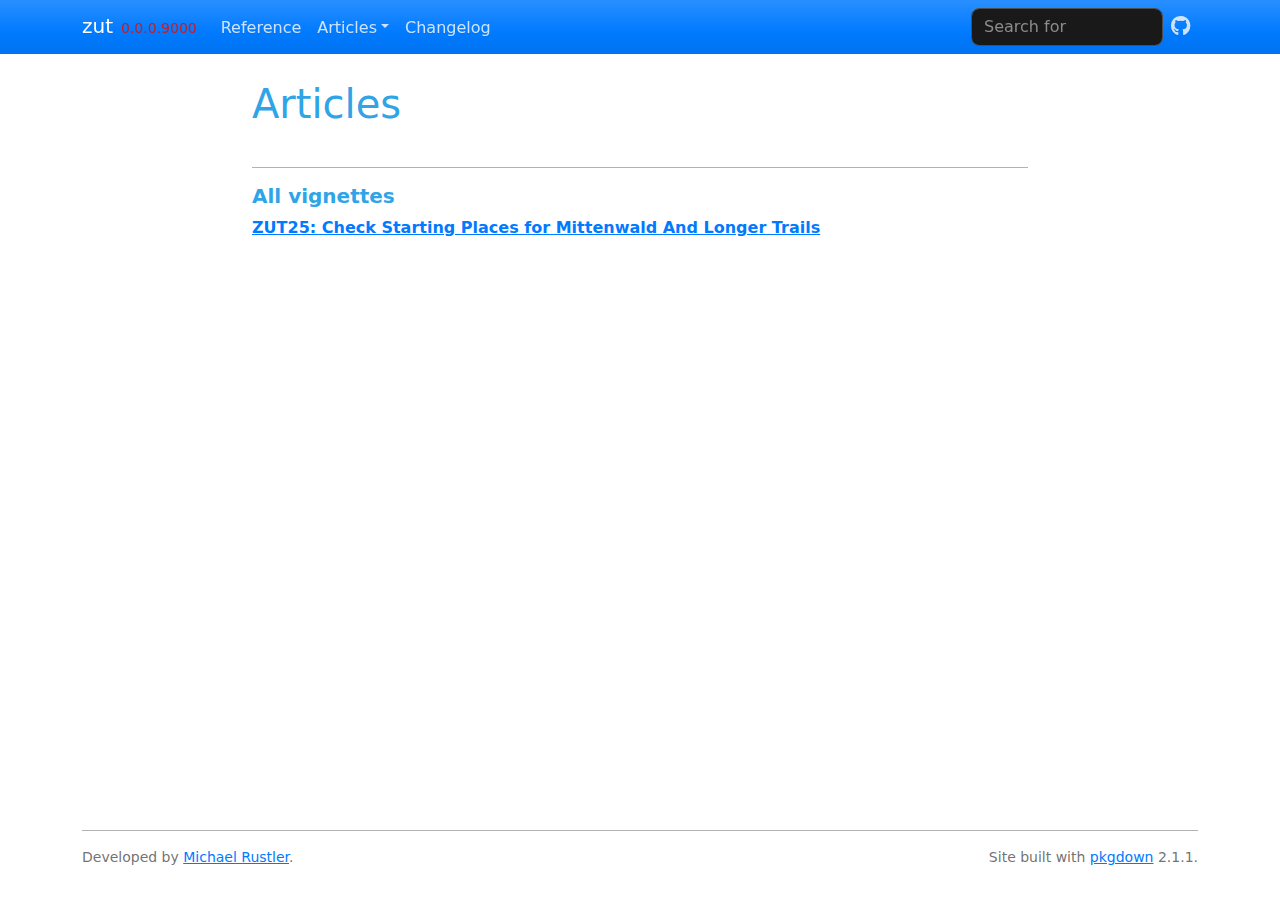
<file: articles/index.html>
<!DOCTYPE html>
<!-- Generated by pkgdown: do not edit by hand --><html lang="en"><head><meta http-equiv="Content-Type" content="text/html; charset=UTF-8"><meta charset="utf-8"><meta http-equiv="X-UA-Compatible" content="IE=edge"><meta name="viewport" content="width=device-width, initial-scale=1, shrink-to-fit=no"><title>Articles • zut</title><script src="../deps/jquery-3.6.0/jquery-3.6.0.min.js"></script><meta name="viewport" content="width=device-width, initial-scale=1, shrink-to-fit=no"><link href="../deps/bootstrap-5.3.1/bootstrap.min.css" rel="stylesheet"><script src="../deps/bootstrap-5.3.1/bootstrap.bundle.min.js"></script><link href="../deps/font-awesome-6.5.2/css/all.min.css" rel="stylesheet"><link href="../deps/font-awesome-6.5.2/css/v4-shims.min.css" rel="stylesheet"><script src="../deps/headroom-0.11.0/headroom.min.js"></script><script src="../deps/headroom-0.11.0/jQuery.headroom.min.js"></script><script src="../deps/bootstrap-toc-1.0.1/bootstrap-toc.min.js"></script><script src="../deps/clipboard.js-2.0.11/clipboard.min.js"></script><script src="../deps/search-1.0.0/autocomplete.jquery.min.js"></script><script src="../deps/search-1.0.0/fuse.min.js"></script><script src="../deps/search-1.0.0/mark.min.js"></script><!-- pkgdown --><script src="../pkgdown.js"></script><meta property="og:title" content="Articles"></head><body>
    <a href="#main" class="visually-hidden-focusable">Skip to contents</a>


    <nav class="navbar navbar-expand-lg fixed-top bg-primary" data-bs-theme="dark" aria-label="Site navigation"><div class="container">

    <a class="navbar-brand me-2" href="../index.html">zut</a>

    <small class="nav-text text-danger me-auto" data-bs-toggle="tooltip" data-bs-placement="bottom" title="Unreleased version">0.0.0.9000</small>


    <button class="navbar-toggler" type="button" data-bs-toggle="collapse" data-bs-target="#navbar" aria-controls="navbar" aria-expanded="false" aria-label="Toggle navigation">
      <span class="navbar-toggler-icon"></span>
    </button>

    <div id="navbar" class="collapse navbar-collapse ms-3">
      <ul class="navbar-nav me-auto"><li class="nav-item"><a class="nav-link" href="../reference/index.html">Reference</a></li>
<li class="nav-item dropdown">
  <button class="nav-link dropdown-toggle" type="button" id="dropdown-articles" data-bs-toggle="dropdown" aria-expanded="false" aria-haspopup="true">Articles</button>
  <ul class="dropdown-menu" aria-labelledby="dropdown-articles"><li><a class="dropdown-item" href="../articles/zut25_starting-places.html">ZUT25: Check Starting Places for Mittenwald And Longer Trails</a></li>
  </ul></li>
<li class="nav-item"><a class="nav-link" href="../news/index.html">Changelog</a></li>
      </ul><ul class="navbar-nav"><li class="nav-item"><form class="form-inline" role="search">
 <input class="form-control" type="search" name="search-input" id="search-input" autocomplete="off" aria-label="Search site" placeholder="Search for" data-search-index="../search.json"></form></li>
<li class="nav-item"><a class="external-link nav-link" href="https://github.com/KWB-R/zut/" aria-label="GitHub"><span class="fa fab fa-github fa-lg"></span></a></li>
      </ul></div>


  </div>
</nav><div class="container template-article-index">
<div class="row">
  <main id="main" class="col-md-9"><div class="page-header">

      <h1>Articles</h1>
    </div>

    <div class="section ">
      <h3>All vignettes</h3>
      <div class="section-desc"></div>

      <dl><dt><a href="zut25_starting-places.html">ZUT25: Check Starting Places for Mittenwald And Longer Trails</a></dt>
        <dd>
      </dd></dl></div>
  </main></div>


    <footer><div class="pkgdown-footer-left">
  <p>Developed by <a href="https://mrustl.de" class="external-link">Michael Rustler</a>.</p>
</div>

<div class="pkgdown-footer-right">
  <p>Site built with <a href="https://pkgdown.r-lib.org/" class="external-link">pkgdown</a> 2.1.1.</p>
</div>

    </footer></div>





  </body></html>
</file>
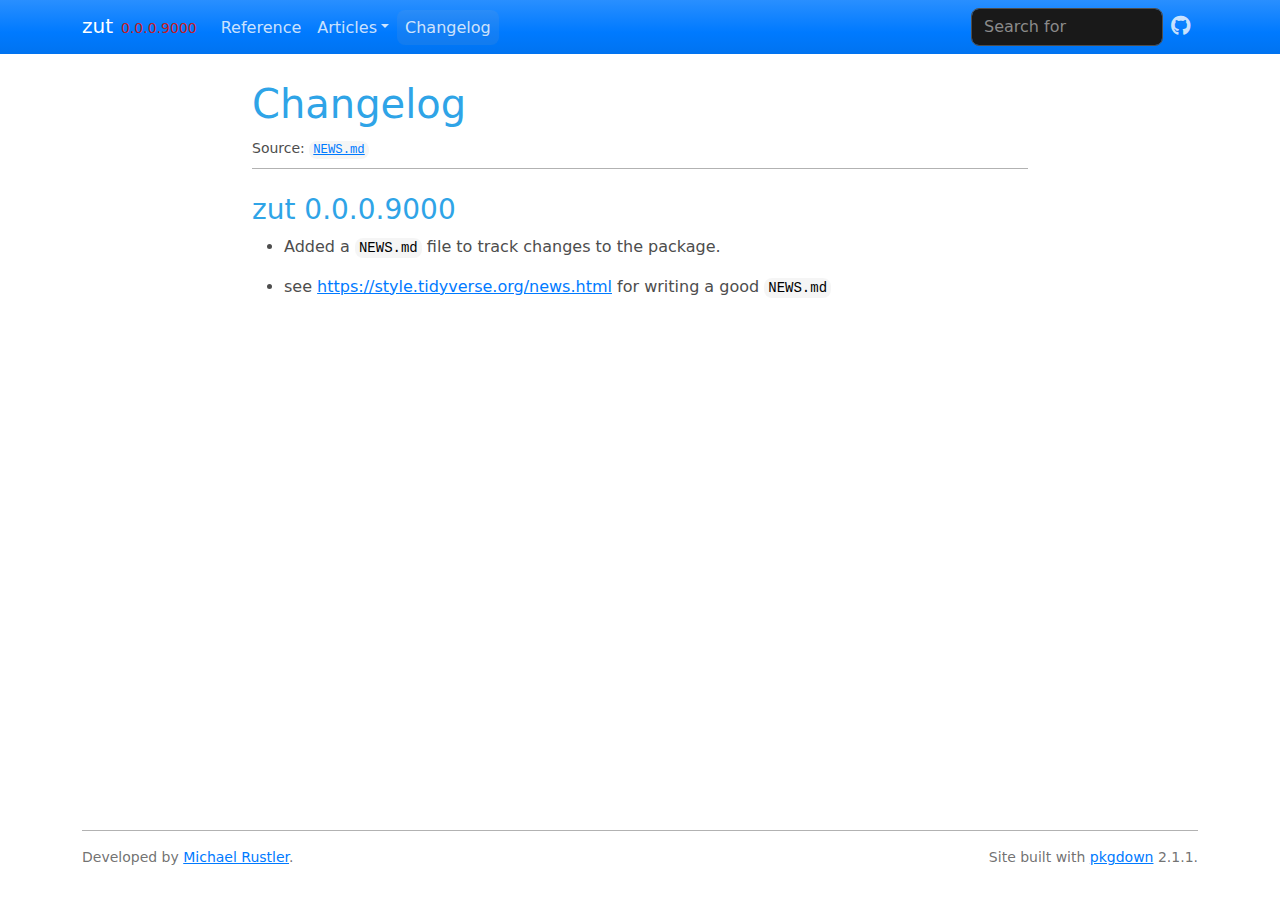
<file: news/index.html>
<!DOCTYPE html>
<!-- Generated by pkgdown: do not edit by hand --><html lang="en"><head><meta http-equiv="Content-Type" content="text/html; charset=UTF-8"><meta charset="utf-8"><meta http-equiv="X-UA-Compatible" content="IE=edge"><meta name="viewport" content="width=device-width, initial-scale=1, shrink-to-fit=no"><title>Changelog • zut</title><script src="../deps/jquery-3.6.0/jquery-3.6.0.min.js"></script><meta name="viewport" content="width=device-width, initial-scale=1, shrink-to-fit=no"><link href="../deps/bootstrap-5.3.1/bootstrap.min.css" rel="stylesheet"><script src="../deps/bootstrap-5.3.1/bootstrap.bundle.min.js"></script><link href="../deps/font-awesome-6.5.2/css/all.min.css" rel="stylesheet"><link href="../deps/font-awesome-6.5.2/css/v4-shims.min.css" rel="stylesheet"><script src="../deps/headroom-0.11.0/headroom.min.js"></script><script src="../deps/headroom-0.11.0/jQuery.headroom.min.js"></script><script src="../deps/bootstrap-toc-1.0.1/bootstrap-toc.min.js"></script><script src="../deps/clipboard.js-2.0.11/clipboard.min.js"></script><script src="../deps/search-1.0.0/autocomplete.jquery.min.js"></script><script src="../deps/search-1.0.0/fuse.min.js"></script><script src="../deps/search-1.0.0/mark.min.js"></script><!-- pkgdown --><script src="../pkgdown.js"></script><meta property="og:title" content="Changelog"></head><body>
    <a href="#main" class="visually-hidden-focusable">Skip to contents</a>


    <nav class="navbar navbar-expand-lg fixed-top bg-primary" data-bs-theme="dark" aria-label="Site navigation"><div class="container">

    <a class="navbar-brand me-2" href="../index.html">zut</a>

    <small class="nav-text text-danger me-auto" data-bs-toggle="tooltip" data-bs-placement="bottom" title="Unreleased version">0.0.0.9000</small>


    <button class="navbar-toggler" type="button" data-bs-toggle="collapse" data-bs-target="#navbar" aria-controls="navbar" aria-expanded="false" aria-label="Toggle navigation">
      <span class="navbar-toggler-icon"></span>
    </button>

    <div id="navbar" class="collapse navbar-collapse ms-3">
      <ul class="navbar-nav me-auto"><li class="nav-item"><a class="nav-link" href="../reference/index.html">Reference</a></li>
<li class="nav-item dropdown">
  <button class="nav-link dropdown-toggle" type="button" id="dropdown-articles" data-bs-toggle="dropdown" aria-expanded="false" aria-haspopup="true">Articles</button>
  <ul class="dropdown-menu" aria-labelledby="dropdown-articles"><li><a class="dropdown-item" href="../articles/zut25_starting-places.html">ZUT25: Check Starting Places for Mittenwald And Longer Trails</a></li>
  </ul></li>
<li class="active nav-item"><a class="nav-link" href="../news/index.html">Changelog</a></li>
      </ul><ul class="navbar-nav"><li class="nav-item"><form class="form-inline" role="search">
 <input class="form-control" type="search" name="search-input" id="search-input" autocomplete="off" aria-label="Search site" placeholder="Search for" data-search-index="../search.json"></form></li>
<li class="nav-item"><a class="external-link nav-link" href="https://github.com/KWB-R/zut/" aria-label="GitHub"><span class="fa fab fa-github fa-lg"></span></a></li>
      </ul></div>


  </div>
</nav><div class="container template-news">
<div class="row">
  <main id="main" class="col-md-9"><div class="page-header">

      <h1>Changelog</h1>
      <small>Source: <a href="https://github.com/KWB-R/zut/blob/main/NEWS.md" class="external-link"><code>NEWS.md</code></a></small>
    </div>

    <div class="section level2">
<h2 class="pkg-version" data-toc-text="0.0.0.9000" id="zut-0009000">zut 0.0.0.9000<a class="anchor" aria-label="anchor" href="#zut-0009000"></a></h2>
<ul><li><p>Added a <code>NEWS.md</code> file to track changes to the package.</p></li>
<li><p>see <a href="https://style.tidyverse.org/news.html" class="external-link uri">https://style.tidyverse.org/news.html</a> for writing a good <code>NEWS.md</code></p></li>
</ul></div>
  </main></div>


    <footer><div class="pkgdown-footer-left">
  <p>Developed by <a href="https://mrustl.de" class="external-link">Michael Rustler</a>.</p>
</div>

<div class="pkgdown-footer-right">
  <p>Site built with <a href="https://pkgdown.r-lib.org/" class="external-link">pkgdown</a> 2.1.1.</p>
</div>

    </footer></div>





  </body></html>
</file>
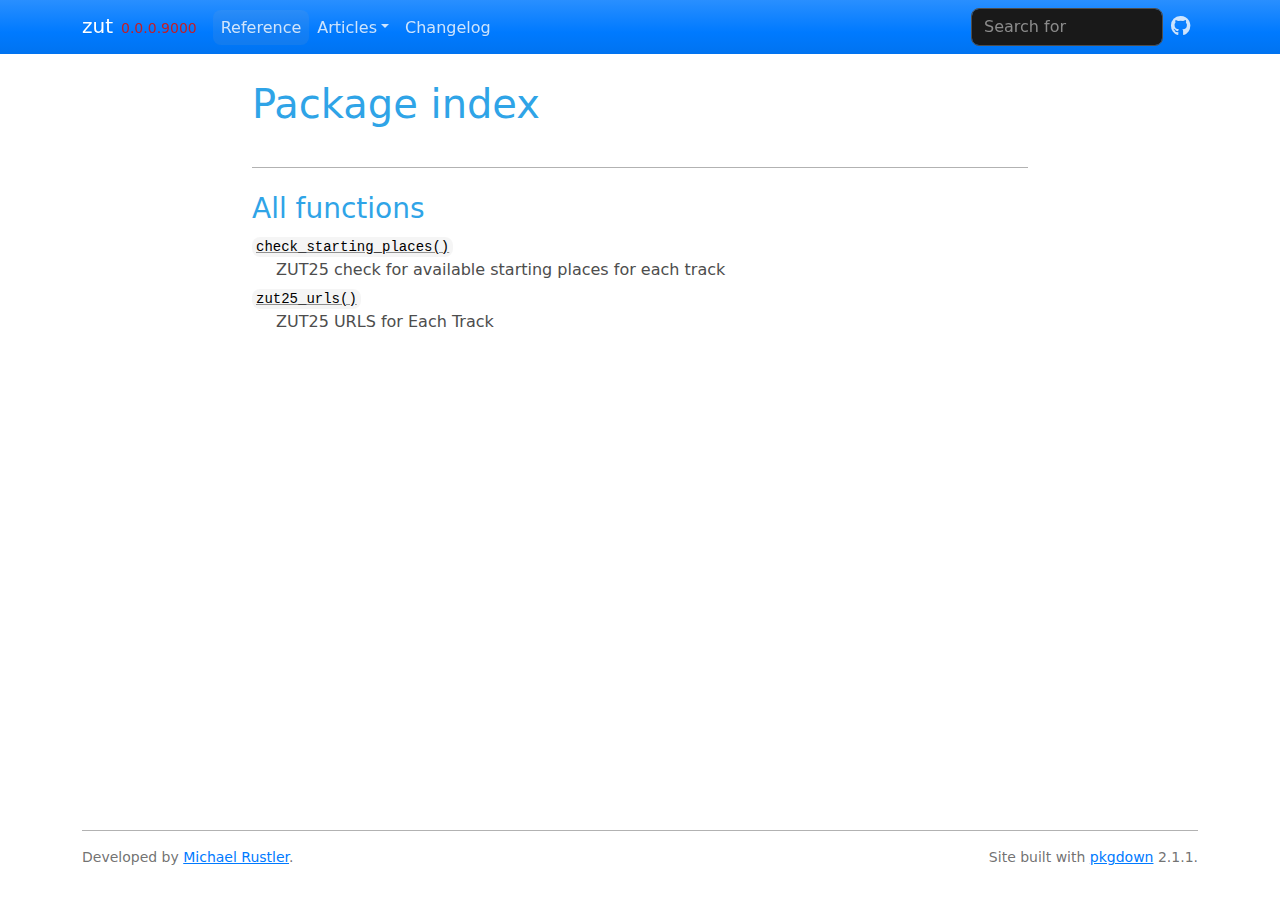
<file: reference/index.html>
<!DOCTYPE html>
<!-- Generated by pkgdown: do not edit by hand --><html lang="en"><head><meta http-equiv="Content-Type" content="text/html; charset=UTF-8"><meta charset="utf-8"><meta http-equiv="X-UA-Compatible" content="IE=edge"><meta name="viewport" content="width=device-width, initial-scale=1, shrink-to-fit=no"><title>Package index • zut</title><script src="../deps/jquery-3.6.0/jquery-3.6.0.min.js"></script><meta name="viewport" content="width=device-width, initial-scale=1, shrink-to-fit=no"><link href="../deps/bootstrap-5.3.1/bootstrap.min.css" rel="stylesheet"><script src="../deps/bootstrap-5.3.1/bootstrap.bundle.min.js"></script><link href="../deps/font-awesome-6.5.2/css/all.min.css" rel="stylesheet"><link href="../deps/font-awesome-6.5.2/css/v4-shims.min.css" rel="stylesheet"><script src="../deps/headroom-0.11.0/headroom.min.js"></script><script src="../deps/headroom-0.11.0/jQuery.headroom.min.js"></script><script src="../deps/bootstrap-toc-1.0.1/bootstrap-toc.min.js"></script><script src="../deps/clipboard.js-2.0.11/clipboard.min.js"></script><script src="../deps/search-1.0.0/autocomplete.jquery.min.js"></script><script src="../deps/search-1.0.0/fuse.min.js"></script><script src="../deps/search-1.0.0/mark.min.js"></script><!-- pkgdown --><script src="../pkgdown.js"></script><meta property="og:title" content="Package index"></head><body>
    <a href="#main" class="visually-hidden-focusable">Skip to contents</a>


    <nav class="navbar navbar-expand-lg fixed-top bg-primary" data-bs-theme="dark" aria-label="Site navigation"><div class="container">

    <a class="navbar-brand me-2" href="../index.html">zut</a>

    <small class="nav-text text-danger me-auto" data-bs-toggle="tooltip" data-bs-placement="bottom" title="Unreleased version">0.0.0.9000</small>


    <button class="navbar-toggler" type="button" data-bs-toggle="collapse" data-bs-target="#navbar" aria-controls="navbar" aria-expanded="false" aria-label="Toggle navigation">
      <span class="navbar-toggler-icon"></span>
    </button>

    <div id="navbar" class="collapse navbar-collapse ms-3">
      <ul class="navbar-nav me-auto"><li class="active nav-item"><a class="nav-link" href="../reference/index.html">Reference</a></li>
<li class="nav-item dropdown">
  <button class="nav-link dropdown-toggle" type="button" id="dropdown-articles" data-bs-toggle="dropdown" aria-expanded="false" aria-haspopup="true">Articles</button>
  <ul class="dropdown-menu" aria-labelledby="dropdown-articles"><li><a class="dropdown-item" href="../articles/zut25_starting-places.html">ZUT25: Check Starting Places for Mittenwald And Longer Trails</a></li>
  </ul></li>
<li class="nav-item"><a class="nav-link" href="../news/index.html">Changelog</a></li>
      </ul><ul class="navbar-nav"><li class="nav-item"><form class="form-inline" role="search">
 <input class="form-control" type="search" name="search-input" id="search-input" autocomplete="off" aria-label="Search site" placeholder="Search for" data-search-index="../search.json"></form></li>
<li class="nav-item"><a class="external-link nav-link" href="https://github.com/KWB-R/zut/" aria-label="GitHub"><span class="fa fab fa-github fa-lg"></span></a></li>
      </ul></div>


  </div>
</nav><div class="container template-reference-index">
<div class="row">
  <main id="main" class="col-md-9"><div class="page-header">

      <h1>Package index</h1>
    </div>

    <div class="section level2">
      <h2 id="all-functions">All functions<a class="anchor" aria-label="anchor" href="#all-functions"></a></h2>




    </div><div class="section level2">




      <dl><dt>

          <code><a href="check_starting_places.html">check_starting_places()</a></code>

        </dt>
        <dd>ZUT25 check for available starting places for each track</dd>
      </dl><dl><dt>

          <code><a href="zut25_urls.html">zut25_urls()</a></code>

        </dt>
        <dd>ZUT25 URLS for Each Track</dd>
      </dl></div>
  </main></div>


    <footer><div class="pkgdown-footer-left">
  <p>Developed by <a href="https://mrustl.de" class="external-link">Michael Rustler</a>.</p>
</div>

<div class="pkgdown-footer-right">
  <p>Site built with <a href="https://pkgdown.r-lib.org/" class="external-link">pkgdown</a> 2.1.1.</p>
</div>

    </footer></div>





  </body></html>
</file>
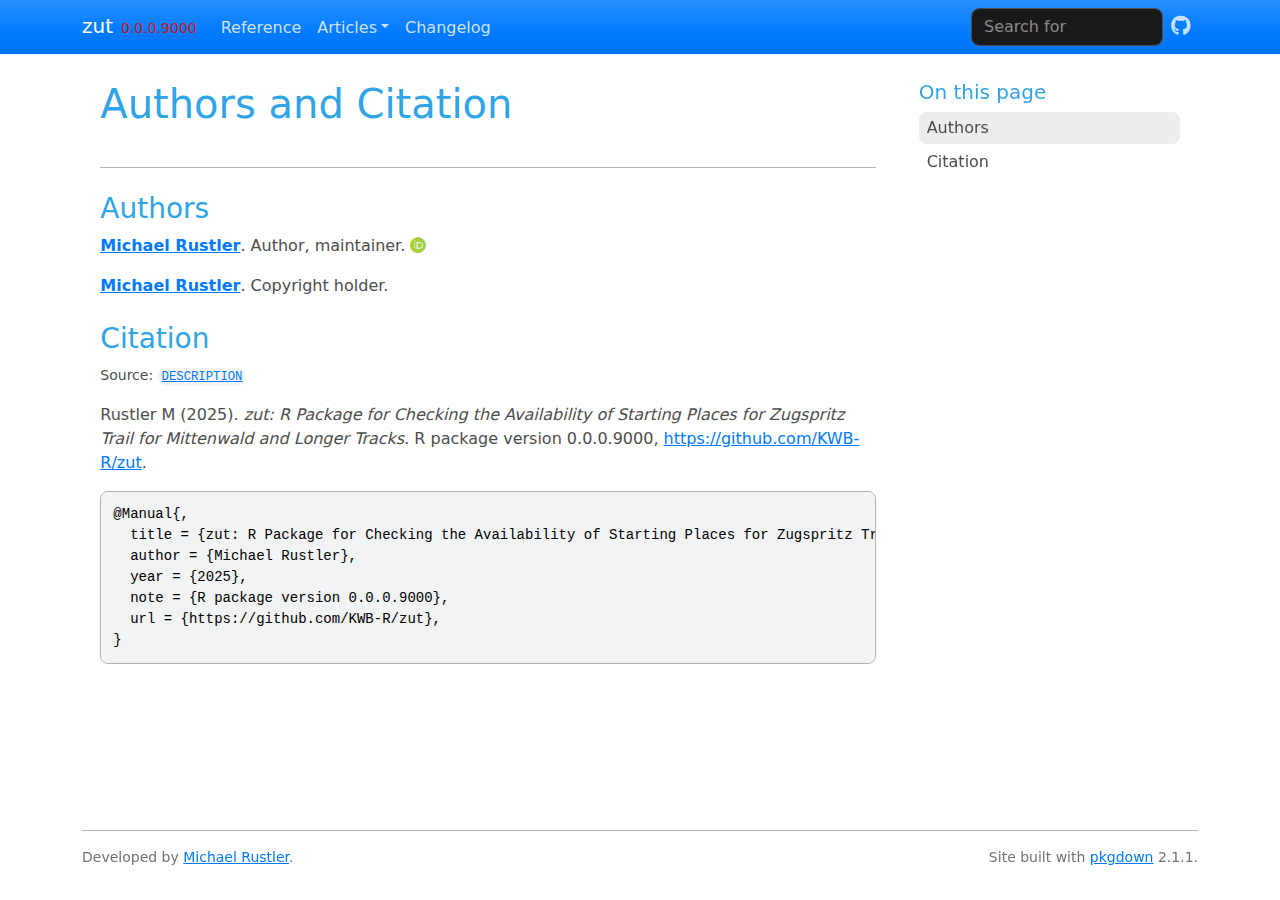
<file: authors.html>
<!DOCTYPE html>
<!-- Generated by pkgdown: do not edit by hand --><html lang="en"><head><meta http-equiv="Content-Type" content="text/html; charset=UTF-8"><meta charset="utf-8"><meta http-equiv="X-UA-Compatible" content="IE=edge"><meta name="viewport" content="width=device-width, initial-scale=1, shrink-to-fit=no"><title>Authors and Citation • zut</title><script src="deps/jquery-3.6.0/jquery-3.6.0.min.js"></script><meta name="viewport" content="width=device-width, initial-scale=1, shrink-to-fit=no"><link href="deps/bootstrap-5.3.1/bootstrap.min.css" rel="stylesheet"><script src="deps/bootstrap-5.3.1/bootstrap.bundle.min.js"></script><link href="deps/font-awesome-6.5.2/css/all.min.css" rel="stylesheet"><link href="deps/font-awesome-6.5.2/css/v4-shims.min.css" rel="stylesheet"><script src="deps/headroom-0.11.0/headroom.min.js"></script><script src="deps/headroom-0.11.0/jQuery.headroom.min.js"></script><script src="deps/bootstrap-toc-1.0.1/bootstrap-toc.min.js"></script><script src="deps/clipboard.js-2.0.11/clipboard.min.js"></script><script src="deps/search-1.0.0/autocomplete.jquery.min.js"></script><script src="deps/search-1.0.0/fuse.min.js"></script><script src="deps/search-1.0.0/mark.min.js"></script><!-- pkgdown --><script src="pkgdown.js"></script><meta property="og:title" content="Authors and Citation"></head><body>
    <a href="#main" class="visually-hidden-focusable">Skip to contents</a>


    <nav class="navbar navbar-expand-lg fixed-top bg-primary" data-bs-theme="dark" aria-label="Site navigation"><div class="container">

    <a class="navbar-brand me-2" href="index.html">zut</a>

    <small class="nav-text text-danger me-auto" data-bs-toggle="tooltip" data-bs-placement="bottom" title="Unreleased version">0.0.0.9000</small>


    <button class="navbar-toggler" type="button" data-bs-toggle="collapse" data-bs-target="#navbar" aria-controls="navbar" aria-expanded="false" aria-label="Toggle navigation">
      <span class="navbar-toggler-icon"></span>
    </button>

    <div id="navbar" class="collapse navbar-collapse ms-3">
      <ul class="navbar-nav me-auto"><li class="nav-item"><a class="nav-link" href="reference/index.html">Reference</a></li>
<li class="nav-item dropdown">
  <button class="nav-link dropdown-toggle" type="button" id="dropdown-articles" data-bs-toggle="dropdown" aria-expanded="false" aria-haspopup="true">Articles</button>
  <ul class="dropdown-menu" aria-labelledby="dropdown-articles"><li><a class="dropdown-item" href="articles/zut25_starting-places.html">ZUT25: Check Starting Places for Mittenwald And Longer Trails</a></li>
  </ul></li>
<li class="nav-item"><a class="nav-link" href="news/index.html">Changelog</a></li>
      </ul><ul class="navbar-nav"><li class="nav-item"><form class="form-inline" role="search">
 <input class="form-control" type="search" name="search-input" id="search-input" autocomplete="off" aria-label="Search site" placeholder="Search for" data-search-index="search.json"></form></li>
<li class="nav-item"><a class="external-link nav-link" href="https://github.com/KWB-R/zut/" aria-label="GitHub"><span class="fa fab fa-github fa-lg"></span></a></li>
      </ul></div>


  </div>
</nav><div class="container template-citation-authors">
<div class="row">
  <main id="main" class="col-md-9"><div class="page-header">

      <h1>Authors and Citation</h1>
    </div>

    <div class="section level2">
      <h2>Authors</h2>

      <ul class="list-unstyled"><li>
          <p><strong><a href="https://mrustl.de" class="external-link">Michael Rustler</a></strong>. Author, maintainer. <a href="https://orcid.org/0000-0003-0647-7726" target="orcid.widget" aria-label="ORCID" class="external-link"><span class="fab fa-orcid orcid" aria-hidden="true"></span></a>
          </p>
        </li>
        <li>
          <p><strong><a href="https://mrustl.de" class="external-link">Michael Rustler</a></strong>. Copyright holder.
          </p>
        </li>
      </ul></div>

    <div class="section level2">
      <h2 id="citation">Citation</h2>
      <p><small class="dont-index">Source: <a href="https://github.com/KWB-R/zut/blob/main/DESCRIPTION" class="external-link"><code>DESCRIPTION</code></a></small></p>

      <p>Rustler M (2025).
<em>zut: R Package for Checking the Availability of Starting Places for Zugspritz Trail for Mittenwald and Longer Tracks</em>.
R package version 0.0.0.9000, <a href="https://github.com/KWB-R/zut" class="external-link">https://github.com/KWB-R/zut</a>.
</p>
      <pre>@Manual{,
  title = {zut: R Package for Checking the Availability of Starting Places for Zugspritz Trail for Mittenwald and Longer Tracks},
  author = {Michael Rustler},
  year = {2025},
  note = {R package version 0.0.0.9000},
  url = {https://github.com/KWB-R/zut},
}</pre>
    </div>

  </main><aside class="col-md-3"><nav id="toc" aria-label="Table of contents"><h2>On this page</h2>
    </nav></aside></div>


    <footer><div class="pkgdown-footer-left">
  <p>Developed by <a href="https://mrustl.de" class="external-link">Michael Rustler</a>.</p>
</div>

<div class="pkgdown-footer-right">
  <p>Site built with <a href="https://pkgdown.r-lib.org/" class="external-link">pkgdown</a> 2.1.1.</p>
</div>

    </footer></div>





  </body></html>
</file>
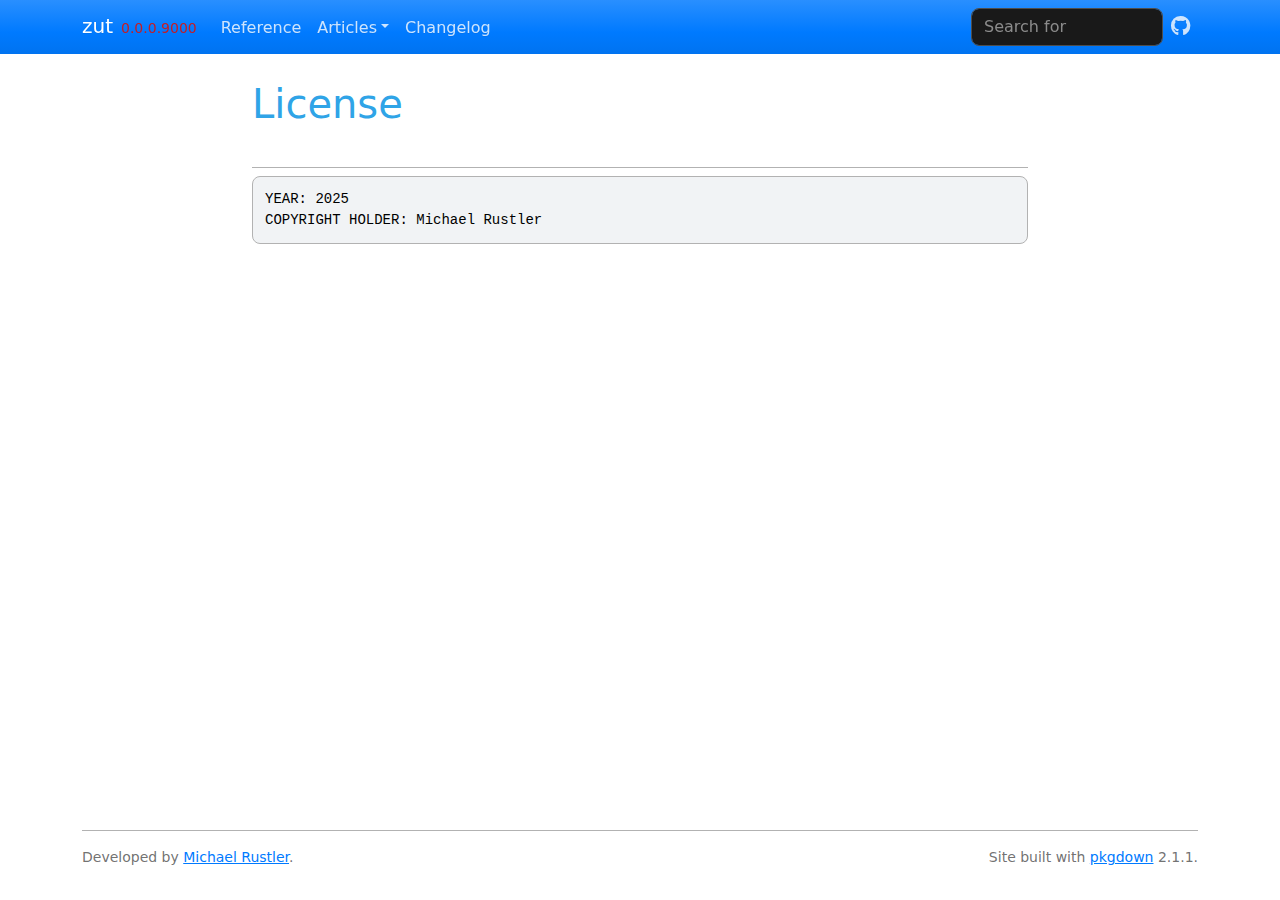
<file: LICENSE-text.html>
<!DOCTYPE html>
<!-- Generated by pkgdown: do not edit by hand --><html lang="en"><head><meta http-equiv="Content-Type" content="text/html; charset=UTF-8"><meta charset="utf-8"><meta http-equiv="X-UA-Compatible" content="IE=edge"><meta name="viewport" content="width=device-width, initial-scale=1, shrink-to-fit=no"><title>License • zut</title><script src="deps/jquery-3.6.0/jquery-3.6.0.min.js"></script><meta name="viewport" content="width=device-width, initial-scale=1, shrink-to-fit=no"><link href="deps/bootstrap-5.3.1/bootstrap.min.css" rel="stylesheet"><script src="deps/bootstrap-5.3.1/bootstrap.bundle.min.js"></script><link href="deps/font-awesome-6.5.2/css/all.min.css" rel="stylesheet"><link href="deps/font-awesome-6.5.2/css/v4-shims.min.css" rel="stylesheet"><script src="deps/headroom-0.11.0/headroom.min.js"></script><script src="deps/headroom-0.11.0/jQuery.headroom.min.js"></script><script src="deps/bootstrap-toc-1.0.1/bootstrap-toc.min.js"></script><script src="deps/clipboard.js-2.0.11/clipboard.min.js"></script><script src="deps/search-1.0.0/autocomplete.jquery.min.js"></script><script src="deps/search-1.0.0/fuse.min.js"></script><script src="deps/search-1.0.0/mark.min.js"></script><!-- pkgdown --><script src="pkgdown.js"></script><meta property="og:title" content="License"></head><body>
    <a href="#main" class="visually-hidden-focusable">Skip to contents</a>


    <nav class="navbar navbar-expand-lg fixed-top bg-primary" data-bs-theme="dark" aria-label="Site navigation"><div class="container">

    <a class="navbar-brand me-2" href="index.html">zut</a>

    <small class="nav-text text-danger me-auto" data-bs-toggle="tooltip" data-bs-placement="bottom" title="Unreleased version">0.0.0.9000</small>


    <button class="navbar-toggler" type="button" data-bs-toggle="collapse" data-bs-target="#navbar" aria-controls="navbar" aria-expanded="false" aria-label="Toggle navigation">
      <span class="navbar-toggler-icon"></span>
    </button>

    <div id="navbar" class="collapse navbar-collapse ms-3">
      <ul class="navbar-nav me-auto"><li class="nav-item"><a class="nav-link" href="reference/index.html">Reference</a></li>
<li class="nav-item dropdown">
  <button class="nav-link dropdown-toggle" type="button" id="dropdown-articles" data-bs-toggle="dropdown" aria-expanded="false" aria-haspopup="true">Articles</button>
  <ul class="dropdown-menu" aria-labelledby="dropdown-articles"><li><a class="dropdown-item" href="articles/zut25_starting-places.html">ZUT25: Check Starting Places for Mittenwald And Longer Trails</a></li>
  </ul></li>
<li class="nav-item"><a class="nav-link" href="news/index.html">Changelog</a></li>
      </ul><ul class="navbar-nav"><li class="nav-item"><form class="form-inline" role="search">
 <input class="form-control" type="search" name="search-input" id="search-input" autocomplete="off" aria-label="Search site" placeholder="Search for" data-search-index="search.json"></form></li>
<li class="nav-item"><a class="external-link nav-link" href="https://github.com/KWB-R/zut/" aria-label="GitHub"><span class="fa fab fa-github fa-lg"></span></a></li>
      </ul></div>


  </div>
</nav><div class="container template-title-body">
<div class="row">
  <main id="main" class="col-md-9"><div class="page-header">

      <h1>License</h1>

    </div>

<pre>YEAR: 2025
COPYRIGHT HOLDER: Michael Rustler
</pre>

  </main></div>


    <footer><div class="pkgdown-footer-left">
  <p>Developed by <a href="https://mrustl.de" class="external-link">Michael Rustler</a>.</p>
</div>

<div class="pkgdown-footer-right">
  <p>Site built with <a href="https://pkgdown.r-lib.org/" class="external-link">pkgdown</a> 2.1.1.</p>
</div>

    </footer></div>





  </body></html>
</file>
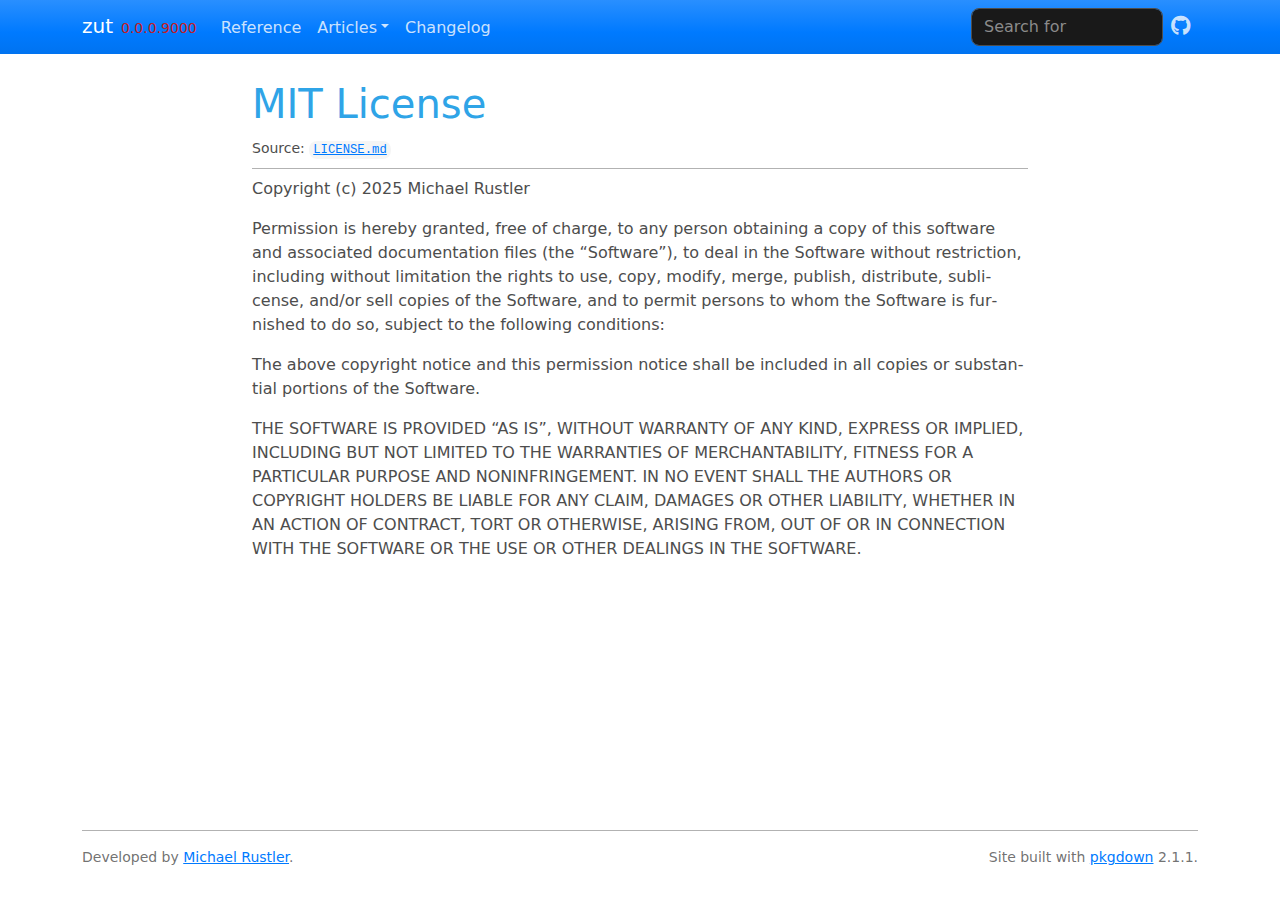
<file: LICENSE.html>
<!DOCTYPE html>
<!-- Generated by pkgdown: do not edit by hand --><html lang="en"><head><meta http-equiv="Content-Type" content="text/html; charset=UTF-8"><meta charset="utf-8"><meta http-equiv="X-UA-Compatible" content="IE=edge"><meta name="viewport" content="width=device-width, initial-scale=1, shrink-to-fit=no"><title>MIT License • zut</title><script src="deps/jquery-3.6.0/jquery-3.6.0.min.js"></script><meta name="viewport" content="width=device-width, initial-scale=1, shrink-to-fit=no"><link href="deps/bootstrap-5.3.1/bootstrap.min.css" rel="stylesheet"><script src="deps/bootstrap-5.3.1/bootstrap.bundle.min.js"></script><link href="deps/font-awesome-6.5.2/css/all.min.css" rel="stylesheet"><link href="deps/font-awesome-6.5.2/css/v4-shims.min.css" rel="stylesheet"><script src="deps/headroom-0.11.0/headroom.min.js"></script><script src="deps/headroom-0.11.0/jQuery.headroom.min.js"></script><script src="deps/bootstrap-toc-1.0.1/bootstrap-toc.min.js"></script><script src="deps/clipboard.js-2.0.11/clipboard.min.js"></script><script src="deps/search-1.0.0/autocomplete.jquery.min.js"></script><script src="deps/search-1.0.0/fuse.min.js"></script><script src="deps/search-1.0.0/mark.min.js"></script><!-- pkgdown --><script src="pkgdown.js"></script><meta property="og:title" content="MIT License"></head><body>
    <a href="#main" class="visually-hidden-focusable">Skip to contents</a>


    <nav class="navbar navbar-expand-lg fixed-top bg-primary" data-bs-theme="dark" aria-label="Site navigation"><div class="container">

    <a class="navbar-brand me-2" href="index.html">zut</a>

    <small class="nav-text text-danger me-auto" data-bs-toggle="tooltip" data-bs-placement="bottom" title="Unreleased version">0.0.0.9000</small>


    <button class="navbar-toggler" type="button" data-bs-toggle="collapse" data-bs-target="#navbar" aria-controls="navbar" aria-expanded="false" aria-label="Toggle navigation">
      <span class="navbar-toggler-icon"></span>
    </button>

    <div id="navbar" class="collapse navbar-collapse ms-3">
      <ul class="navbar-nav me-auto"><li class="nav-item"><a class="nav-link" href="reference/index.html">Reference</a></li>
<li class="nav-item dropdown">
  <button class="nav-link dropdown-toggle" type="button" id="dropdown-articles" data-bs-toggle="dropdown" aria-expanded="false" aria-haspopup="true">Articles</button>
  <ul class="dropdown-menu" aria-labelledby="dropdown-articles"><li><a class="dropdown-item" href="articles/zut25_starting-places.html">ZUT25: Check Starting Places for Mittenwald And Longer Trails</a></li>
  </ul></li>
<li class="nav-item"><a class="nav-link" href="news/index.html">Changelog</a></li>
      </ul><ul class="navbar-nav"><li class="nav-item"><form class="form-inline" role="search">
 <input class="form-control" type="search" name="search-input" id="search-input" autocomplete="off" aria-label="Search site" placeholder="Search for" data-search-index="search.json"></form></li>
<li class="nav-item"><a class="external-link nav-link" href="https://github.com/KWB-R/zut/" aria-label="GitHub"><span class="fa fab fa-github fa-lg"></span></a></li>
      </ul></div>


  </div>
</nav><div class="container template-title-body">
<div class="row">
  <main id="main" class="col-md-9"><div class="page-header">

      <h1>MIT License</h1>
      <small class="dont-index">Source: <a href="https://github.com/KWB-R/zut/blob/main/LICENSE.md" class="external-link"><code>LICENSE.md</code></a></small>
    </div>

<div id="mit-license" class="section level1">

<p>Copyright (c) 2025 Michael Rustler</p>
<p>Permission is hereby granted, free of charge, to any person obtaining a copy of this software and associated documentation files (the “Software”), to deal in the Software without restriction, including without limitation the rights to use, copy, modify, merge, publish, distribute, sublicense, and/or sell copies of the Software, and to permit persons to whom the Software is furnished to do so, subject to the following conditions:</p>
<p>The above copyright notice and this permission notice shall be included in all copies or substantial portions of the Software.</p>
<p>THE SOFTWARE IS PROVIDED “AS IS”, WITHOUT WARRANTY OF ANY KIND, EXPRESS OR IMPLIED, INCLUDING BUT NOT LIMITED TO THE WARRANTIES OF MERCHANTABILITY, FITNESS FOR A PARTICULAR PURPOSE AND NONINFRINGEMENT. IN NO EVENT SHALL THE AUTHORS OR COPYRIGHT HOLDERS BE LIABLE FOR ANY CLAIM, DAMAGES OR OTHER LIABILITY, WHETHER IN AN ACTION OF CONTRACT, TORT OR OTHERWISE, ARISING FROM, OUT OF OR IN CONNECTION WITH THE SOFTWARE OR THE USE OR OTHER DEALINGS IN THE SOFTWARE.</p>
</div>

  </main></div>


    <footer><div class="pkgdown-footer-left">
  <p>Developed by <a href="https://mrustl.de" class="external-link">Michael Rustler</a>.</p>
</div>

<div class="pkgdown-footer-right">
  <p>Site built with <a href="https://pkgdown.r-lib.org/" class="external-link">pkgdown</a> 2.1.1.</p>
</div>

    </footer></div>





  </body></html>
</file>
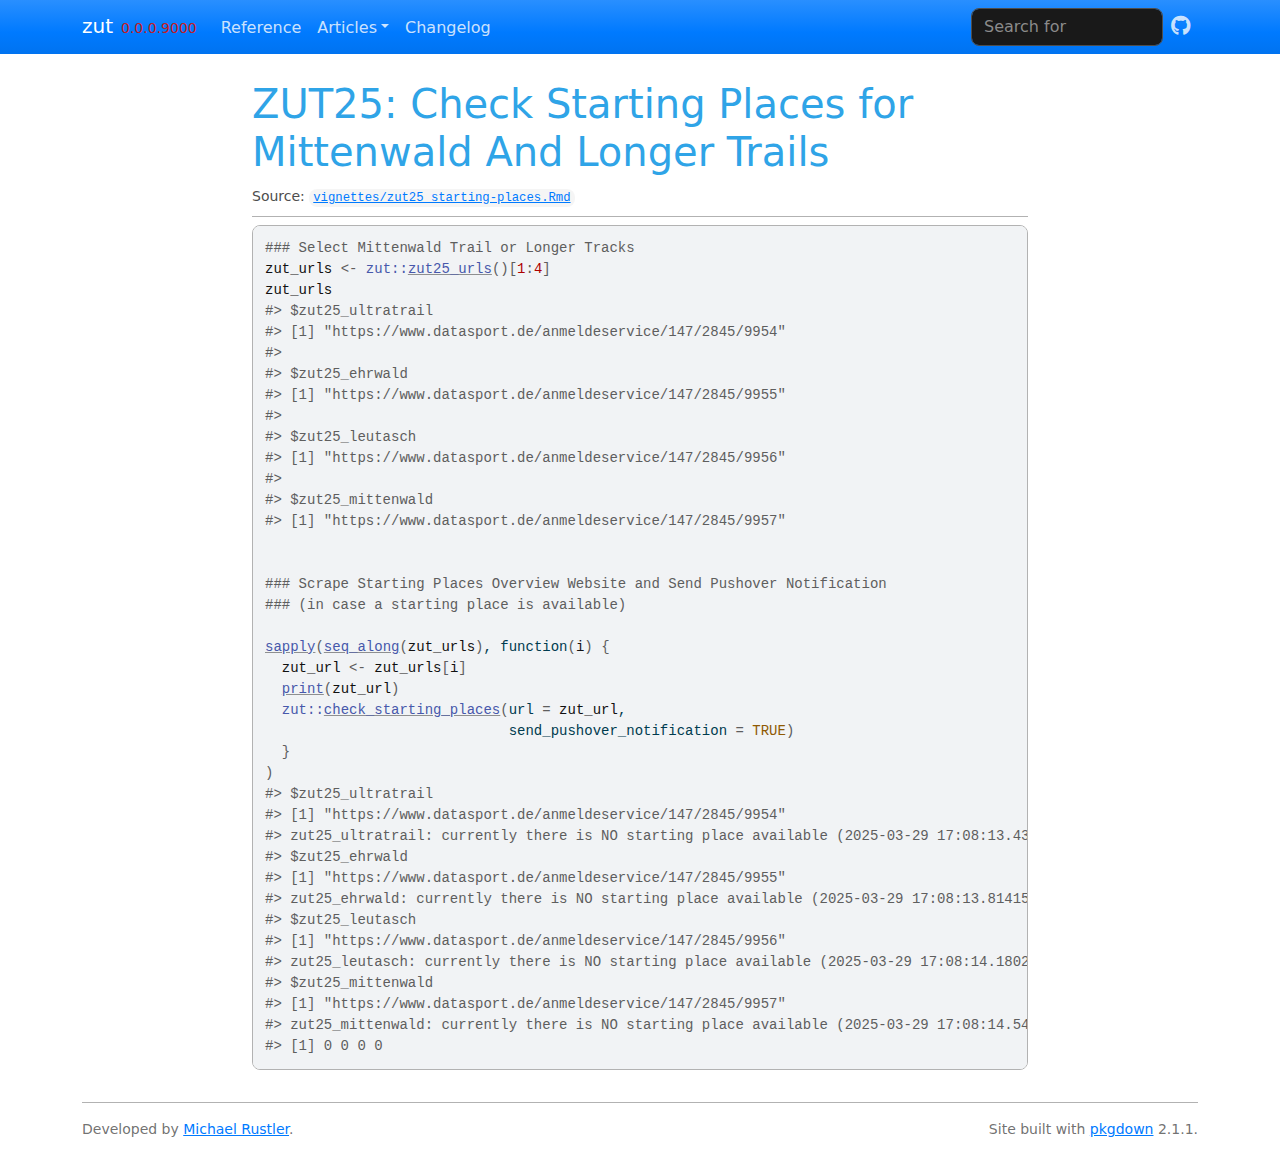
<file: articles/zut25_starting-places.html>
<!DOCTYPE html>
<!-- Generated by pkgdown: do not edit by hand --><html lang="en">
<head>
<meta http-equiv="Content-Type" content="text/html; charset=UTF-8">
<meta charset="utf-8">
<meta http-equiv="X-UA-Compatible" content="IE=edge">
<meta name="viewport" content="width=device-width, initial-scale=1, shrink-to-fit=no">
<title>ZUT25: Check Starting Places for Mittenwald And Longer Trails • zut</title>
<script src="../deps/jquery-3.6.0/jquery-3.6.0.min.js"></script><meta name="viewport" content="width=device-width, initial-scale=1, shrink-to-fit=no">
<link href="../deps/bootstrap-5.3.1/bootstrap.min.css" rel="stylesheet">
<script src="../deps/bootstrap-5.3.1/bootstrap.bundle.min.js"></script><link href="../deps/font-awesome-6.5.2/css/all.min.css" rel="stylesheet">
<link href="../deps/font-awesome-6.5.2/css/v4-shims.min.css" rel="stylesheet">
<script src="../deps/headroom-0.11.0/headroom.min.js"></script><script src="../deps/headroom-0.11.0/jQuery.headroom.min.js"></script><script src="../deps/bootstrap-toc-1.0.1/bootstrap-toc.min.js"></script><script src="../deps/clipboard.js-2.0.11/clipboard.min.js"></script><script src="../deps/search-1.0.0/autocomplete.jquery.min.js"></script><script src="../deps/search-1.0.0/fuse.min.js"></script><script src="../deps/search-1.0.0/mark.min.js"></script><!-- pkgdown --><script src="../pkgdown.js"></script><meta property="og:title" content="ZUT25: Check Starting Places for Mittenwald And Longer Trails">
</head>
<body>
    <a href="#main" class="visually-hidden-focusable">Skip to contents</a>


    <nav class="navbar navbar-expand-lg fixed-top bg-primary" data-bs-theme="dark" aria-label="Site navigation"><div class="container">

    <a class="navbar-brand me-2" href="../index.html">zut</a>

    <small class="nav-text text-danger me-auto" data-bs-toggle="tooltip" data-bs-placement="bottom" title="Unreleased version">0.0.0.9000</small>


    <button class="navbar-toggler" type="button" data-bs-toggle="collapse" data-bs-target="#navbar" aria-controls="navbar" aria-expanded="false" aria-label="Toggle navigation">
      <span class="navbar-toggler-icon"></span>
    </button>

    <div id="navbar" class="collapse navbar-collapse ms-3">
      <ul class="navbar-nav me-auto">
<li class="nav-item"><a class="nav-link" href="../reference/index.html">Reference</a></li>
<li class="nav-item dropdown">
  <button class="nav-link dropdown-toggle" type="button" id="dropdown-articles" data-bs-toggle="dropdown" aria-expanded="false" aria-haspopup="true">Articles</button>
  <ul class="dropdown-menu" aria-labelledby="dropdown-articles">
<li><a class="dropdown-item" href="../articles/zut25_starting-places.html">ZUT25: Check Starting Places for Mittenwald And Longer Trails</a></li>
  </ul>
</li>
<li class="nav-item"><a class="nav-link" href="../news/index.html">Changelog</a></li>
      </ul>
<ul class="navbar-nav">
<li class="nav-item"><form class="form-inline" role="search">
 <input class="form-control" type="search" name="search-input" id="search-input" autocomplete="off" aria-label="Search site" placeholder="Search for" data-search-index="../search.json">
</form></li>
<li class="nav-item"><a class="external-link nav-link" href="https://github.com/KWB-R/zut/" aria-label="GitHub"><span class="fa fab fa-github fa-lg"></span></a></li>
      </ul>
</div>


  </div>
</nav><div class="container template-article">




<div class="row">
  <main id="main" class="col-md-9"><div class="page-header">

      <h1>ZUT25: Check Starting Places for Mittenwald And Longer Trails</h1>
            
      
      <small class="dont-index">Source: <a href="https://github.com/KWB-R/zut/blob/main/vignettes/zut25_starting-places.Rmd" class="external-link"><code>vignettes/zut25_starting-places.Rmd</code></a></small>
      <div class="d-none name"><code>zut25_starting-places.Rmd</code></div>
    </div>

    
    
<div class="sourceCode" id="cb1"><pre class="downlit sourceCode r">
<code class="sourceCode R"><span><span class="co">### Select Mittenwald Trail or Longer Tracks </span></span>
<span><span class="va">zut_urls</span> <span class="op">&lt;-</span> <span class="fu">zut</span><span class="fu">::</span><span class="fu"><a href="../reference/zut25_urls.html">zut25_urls</a></span><span class="op">(</span><span class="op">)</span><span class="op">[</span><span class="fl">1</span><span class="op">:</span><span class="fl">4</span><span class="op">]</span></span>
<span><span class="va">zut_urls</span></span>
<span><span class="co">#&gt; $zut25_ultratrail</span></span>
<span><span class="co">#&gt; [1] "https://www.datasport.de/anmeldeservice/147/2845/9954"</span></span>
<span><span class="co">#&gt; </span></span>
<span><span class="co">#&gt; $zut25_ehrwald</span></span>
<span><span class="co">#&gt; [1] "https://www.datasport.de/anmeldeservice/147/2845/9955"</span></span>
<span><span class="co">#&gt; </span></span>
<span><span class="co">#&gt; $zut25_leutasch</span></span>
<span><span class="co">#&gt; [1] "https://www.datasport.de/anmeldeservice/147/2845/9956"</span></span>
<span><span class="co">#&gt; </span></span>
<span><span class="co">#&gt; $zut25_mittenwald</span></span>
<span><span class="co">#&gt; [1] "https://www.datasport.de/anmeldeservice/147/2845/9957"</span></span>
<span></span>
<span></span>
<span><span class="co">### Scrape Starting Places Overview Website and Send Pushover Notification </span></span>
<span><span class="co">### (in case a starting place is available)</span></span>
<span></span>
<span><span class="fu"><a href="https://rdrr.io/r/base/lapply.html" class="external-link">sapply</a></span><span class="op">(</span><span class="fu"><a href="https://rdrr.io/r/base/seq.html" class="external-link">seq_along</a></span><span class="op">(</span><span class="va">zut_urls</span><span class="op">)</span>, <span class="kw">function</span><span class="op">(</span><span class="va">i</span><span class="op">)</span> <span class="op">{</span></span>
<span>  <span class="va">zut_url</span> <span class="op">&lt;-</span> <span class="va">zut_urls</span><span class="op">[</span><span class="va">i</span><span class="op">]</span></span>
<span>  <span class="fu"><a href="https://rdrr.io/r/base/print.html" class="external-link">print</a></span><span class="op">(</span><span class="va">zut_url</span><span class="op">)</span></span>
<span>  <span class="fu">zut</span><span class="fu">::</span><span class="fu"><a href="../reference/check_starting_places.html">check_starting_places</a></span><span class="op">(</span>url <span class="op">=</span> <span class="va">zut_url</span>, </span>
<span>                             send_pushover_notification <span class="op">=</span> <span class="cn">TRUE</span><span class="op">)</span></span>
<span>  <span class="op">}</span></span>
<span><span class="op">)</span></span>
<span><span class="co">#&gt; $zut25_ultratrail</span></span>
<span><span class="co">#&gt; [1] "https://www.datasport.de/anmeldeservice/147/2845/9954"</span></span>
<span><span class="co">#&gt; zut25_ultratrail: currently there is NO starting place available (2025-03-29 17:08:13.430414)</span></span>
<span><span class="co">#&gt; $zut25_ehrwald</span></span>
<span><span class="co">#&gt; [1] "https://www.datasport.de/anmeldeservice/147/2845/9955"</span></span>
<span><span class="co">#&gt; zut25_ehrwald: currently there is NO starting place available (2025-03-29 17:08:13.814154)</span></span>
<span><span class="co">#&gt; $zut25_leutasch</span></span>
<span><span class="co">#&gt; [1] "https://www.datasport.de/anmeldeservice/147/2845/9956"</span></span>
<span><span class="co">#&gt; zut25_leutasch: currently there is NO starting place available (2025-03-29 17:08:14.180216)</span></span>
<span><span class="co">#&gt; $zut25_mittenwald</span></span>
<span><span class="co">#&gt; [1] "https://www.datasport.de/anmeldeservice/147/2845/9957"</span></span>
<span><span class="co">#&gt; zut25_mittenwald: currently there is NO starting place available (2025-03-29 17:08:14.542551)</span></span>
<span><span class="co">#&gt; [1] 0 0 0 0</span></span></code></pre></div>
  </main>
</div>



    <footer><div class="pkgdown-footer-left">
  <p>Developed by <a href="https://mrustl.de" class="external-link">Michael Rustler</a>.</p>
</div>

<div class="pkgdown-footer-right">
  <p>Site built with <a href="https://pkgdown.r-lib.org/" class="external-link">pkgdown</a> 2.1.1.</p>
</div>

    </footer>
</div>





  </body>
</html>
</file>
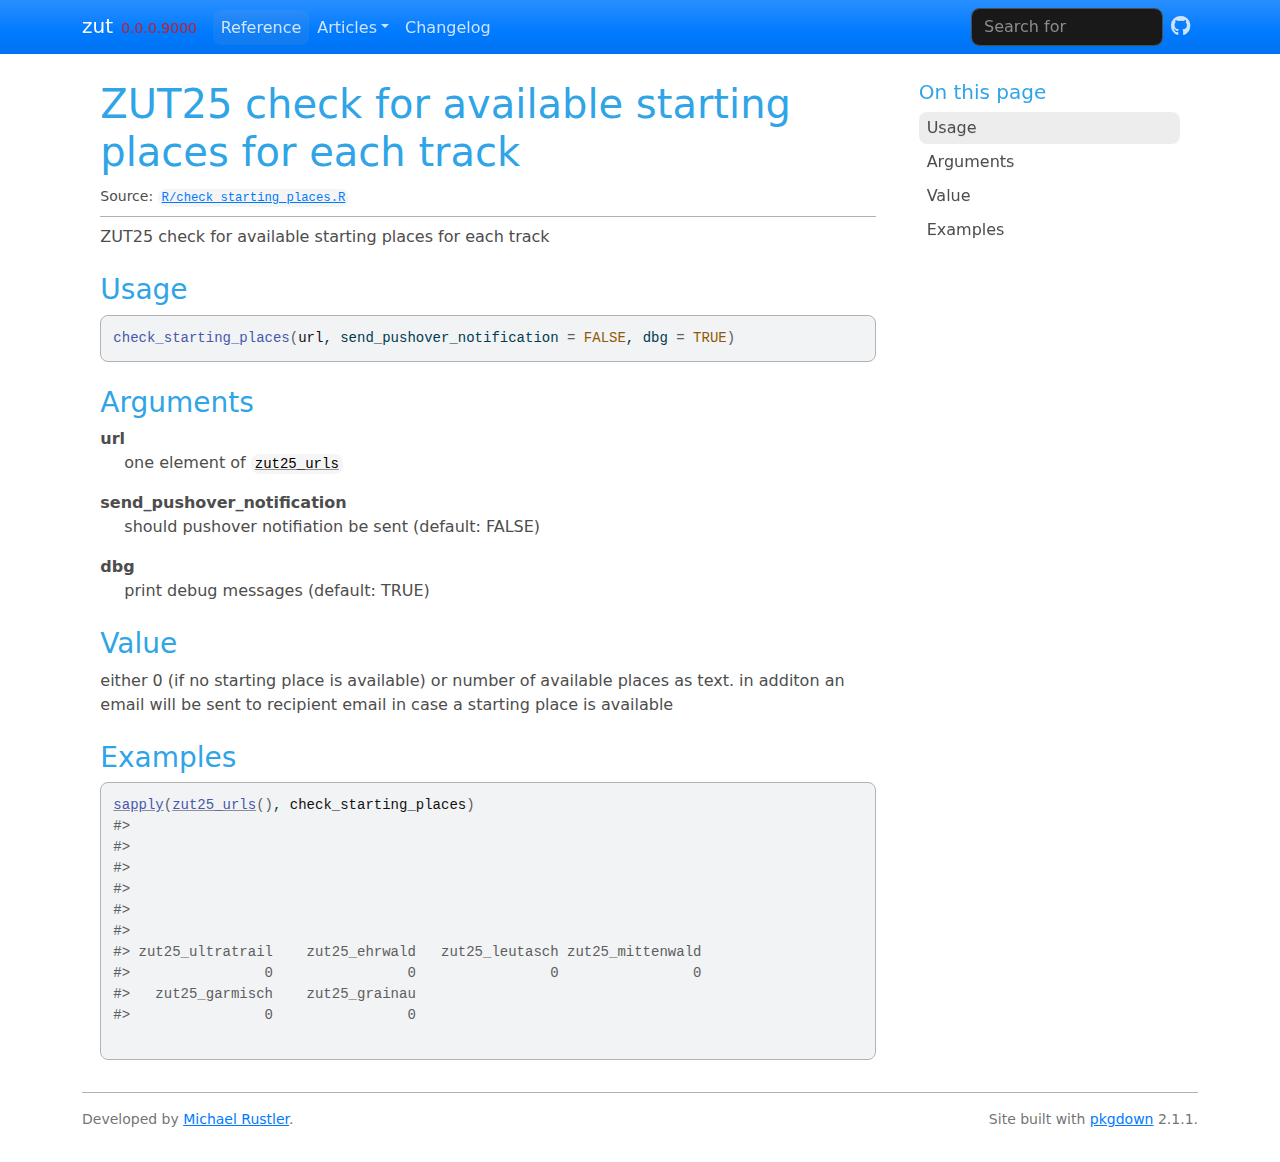
<file: reference/check_starting_places.html>
<!DOCTYPE html>
<!-- Generated by pkgdown: do not edit by hand --><html lang="en"><head><meta http-equiv="Content-Type" content="text/html; charset=UTF-8"><meta charset="utf-8"><meta http-equiv="X-UA-Compatible" content="IE=edge"><meta name="viewport" content="width=device-width, initial-scale=1, shrink-to-fit=no"><title>ZUT25 check for available starting places for each track — check_starting_places • zut</title><script src="../deps/jquery-3.6.0/jquery-3.6.0.min.js"></script><meta name="viewport" content="width=device-width, initial-scale=1, shrink-to-fit=no"><link href="../deps/bootstrap-5.3.1/bootstrap.min.css" rel="stylesheet"><script src="../deps/bootstrap-5.3.1/bootstrap.bundle.min.js"></script><link href="../deps/font-awesome-6.5.2/css/all.min.css" rel="stylesheet"><link href="../deps/font-awesome-6.5.2/css/v4-shims.min.css" rel="stylesheet"><script src="../deps/headroom-0.11.0/headroom.min.js"></script><script src="../deps/headroom-0.11.0/jQuery.headroom.min.js"></script><script src="../deps/bootstrap-toc-1.0.1/bootstrap-toc.min.js"></script><script src="../deps/clipboard.js-2.0.11/clipboard.min.js"></script><script src="../deps/search-1.0.0/autocomplete.jquery.min.js"></script><script src="../deps/search-1.0.0/fuse.min.js"></script><script src="../deps/search-1.0.0/mark.min.js"></script><!-- pkgdown --><script src="../pkgdown.js"></script><meta property="og:title" content="ZUT25 check for available starting places for each track — check_starting_places"><meta name="description" content="ZUT25 check for available starting places for each track"><meta property="og:description" content="ZUT25 check for available starting places for each track"></head><body>
    <a href="#main" class="visually-hidden-focusable">Skip to contents</a>


    <nav class="navbar navbar-expand-lg fixed-top bg-primary" data-bs-theme="dark" aria-label="Site navigation"><div class="container">

    <a class="navbar-brand me-2" href="../index.html">zut</a>

    <small class="nav-text text-danger me-auto" data-bs-toggle="tooltip" data-bs-placement="bottom" title="Unreleased version">0.0.0.9000</small>


    <button class="navbar-toggler" type="button" data-bs-toggle="collapse" data-bs-target="#navbar" aria-controls="navbar" aria-expanded="false" aria-label="Toggle navigation">
      <span class="navbar-toggler-icon"></span>
    </button>

    <div id="navbar" class="collapse navbar-collapse ms-3">
      <ul class="navbar-nav me-auto"><li class="active nav-item"><a class="nav-link" href="../reference/index.html">Reference</a></li>
<li class="nav-item dropdown">
  <button class="nav-link dropdown-toggle" type="button" id="dropdown-articles" data-bs-toggle="dropdown" aria-expanded="false" aria-haspopup="true">Articles</button>
  <ul class="dropdown-menu" aria-labelledby="dropdown-articles"><li><a class="dropdown-item" href="../articles/zut25_starting-places.html">ZUT25: Check Starting Places for Mittenwald And Longer Trails</a></li>
  </ul></li>
<li class="nav-item"><a class="nav-link" href="../news/index.html">Changelog</a></li>
      </ul><ul class="navbar-nav"><li class="nav-item"><form class="form-inline" role="search">
 <input class="form-control" type="search" name="search-input" id="search-input" autocomplete="off" aria-label="Search site" placeholder="Search for" data-search-index="../search.json"></form></li>
<li class="nav-item"><a class="external-link nav-link" href="https://github.com/KWB-R/zut/" aria-label="GitHub"><span class="fa fab fa-github fa-lg"></span></a></li>
      </ul></div>


  </div>
</nav><div class="container template-reference-topic">
<div class="row">
  <main id="main" class="col-md-9"><div class="page-header">

      <h1>ZUT25 check for available starting places for each track</h1>
      <small class="dont-index">Source: <a href="https://github.com/KWB-R/zut/blob/main/R/check_starting_places.R" class="external-link"><code>R/check_starting_places.R</code></a></small>
      <div class="d-none name"><code>check_starting_places.Rd</code></div>
    </div>

    <div class="ref-description section level2">
    <p>ZUT25 check for available starting places for each track</p>
    </div>

    <div class="section level2">
    <h2 id="ref-usage">Usage<a class="anchor" aria-label="anchor" href="#ref-usage"></a></h2>
    <div class="sourceCode"><pre class="sourceCode r"><code><span><span class="fu">check_starting_places</span><span class="op">(</span><span class="va">url</span>, send_pushover_notification <span class="op">=</span> <span class="cn">FALSE</span>, dbg <span class="op">=</span> <span class="cn">TRUE</span><span class="op">)</span></span></code></pre></div>
    </div>

    <div class="section level2">
    <h2 id="arguments">Arguments<a class="anchor" aria-label="anchor" href="#arguments"></a></h2>


<dl><dt id="arg-url">url<a class="anchor" aria-label="anchor" href="#arg-url"></a></dt>
<dd><p>one element of <code><a href="zut25_urls.html">zut25_urls</a></code></p></dd>


<dt id="arg-send-pushover-notification">send_pushover_notification<a class="anchor" aria-label="anchor" href="#arg-send-pushover-notification"></a></dt>
<dd><p>should pushover notifiation be sent (default: FALSE)</p></dd>


<dt id="arg-dbg">dbg<a class="anchor" aria-label="anchor" href="#arg-dbg"></a></dt>
<dd><p>print debug messages (default: TRUE)</p></dd>

</dl></div>
    <div class="section level2">
    <h2 id="value">Value<a class="anchor" aria-label="anchor" href="#value"></a></h2>
    <p>either 0 (if no starting place is available) or number of available
places as text. in additon an email will be sent to recipient email in case
a starting place is available</p>
    </div>

    <div class="section level2">
    <h2 id="ref-examples">Examples<a class="anchor" aria-label="anchor" href="#ref-examples"></a></h2>
    <div class="sourceCode"><pre class="sourceCode r"><code><span class="r-in"><span><span class="fu"><a href="https://rdrr.io/r/base/lapply.html" class="external-link">sapply</a></span><span class="op">(</span><span class="fu"><a href="zut25_urls.html">zut25_urls</a></span><span class="op">(</span><span class="op">)</span>, <span class="va">check_starting_places</span><span class="op">)</span></span></span>
<span class="r-msg co"><span class="r-pr">#&gt;</span> </span>
<span class="r-msg co"><span class="r-pr">#&gt;</span> </span>
<span class="r-msg co"><span class="r-pr">#&gt;</span> </span>
<span class="r-msg co"><span class="r-pr">#&gt;</span> </span>
<span class="r-msg co"><span class="r-pr">#&gt;</span> </span>
<span class="r-msg co"><span class="r-pr">#&gt;</span> </span>
<span class="r-out co"><span class="r-pr">#&gt;</span> zut25_ultratrail    zut25_ehrwald   zut25_leutasch zut25_mittenwald </span>
<span class="r-out co"><span class="r-pr">#&gt;</span>                0                0                0                0 </span>
<span class="r-out co"><span class="r-pr">#&gt;</span>   zut25_garmisch    zut25_grainau </span>
<span class="r-out co"><span class="r-pr">#&gt;</span>                0                0 </span>
<span class="r-in"><span></span></span>
</code></pre></div>
    </div>
  </main><aside class="col-md-3"><nav id="toc" aria-label="Table of contents"><h2>On this page</h2>
    </nav></aside></div>


    <footer><div class="pkgdown-footer-left">
  <p>Developed by <a href="https://mrustl.de" class="external-link">Michael Rustler</a>.</p>
</div>

<div class="pkgdown-footer-right">
  <p>Site built with <a href="https://pkgdown.r-lib.org/" class="external-link">pkgdown</a> 2.1.1.</p>
</div>

    </footer></div>





  </body></html>
</file>
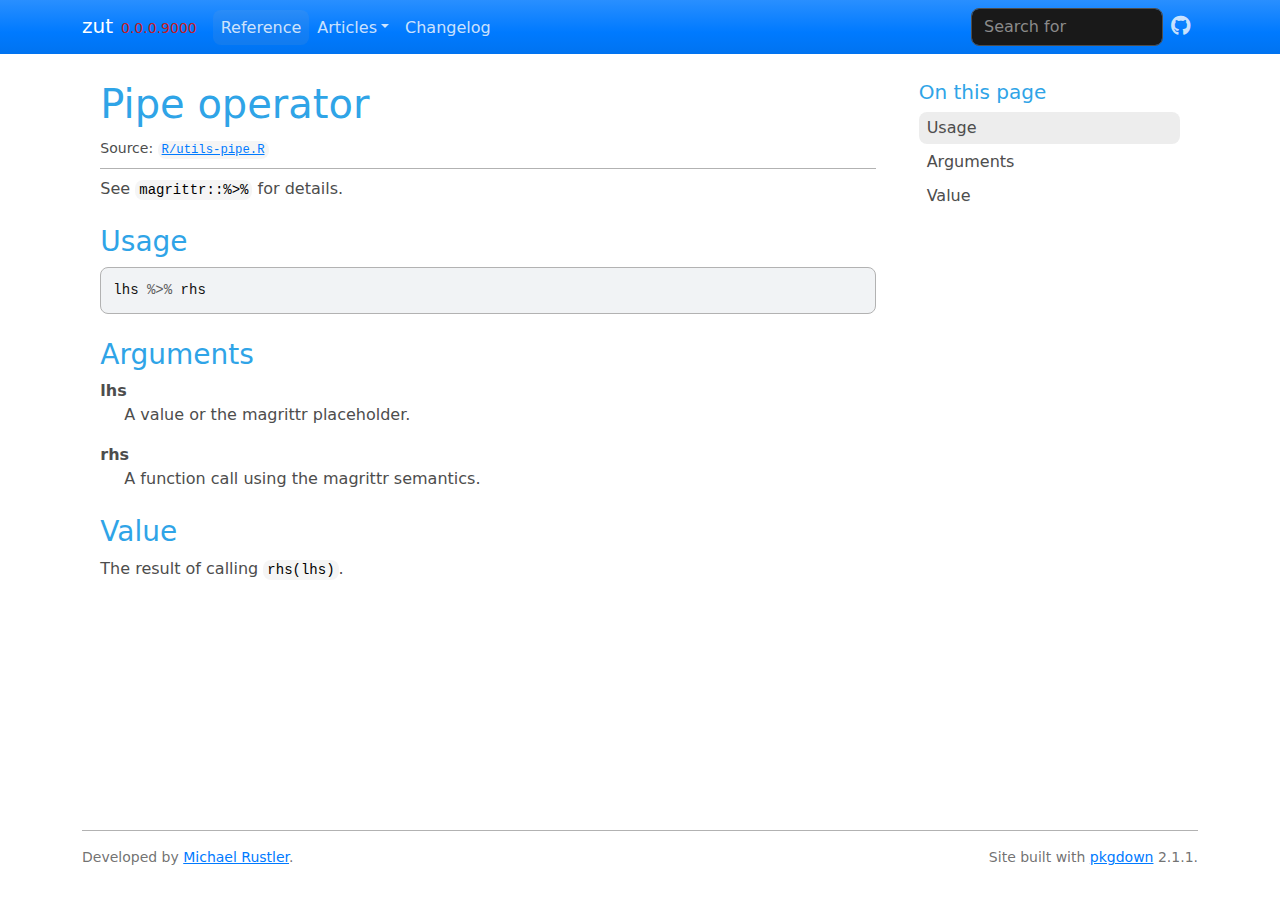
<file: reference/pipe.html>
<!DOCTYPE html>
<!-- Generated by pkgdown: do not edit by hand --><html lang="en"><head><meta http-equiv="Content-Type" content="text/html; charset=UTF-8"><meta charset="utf-8"><meta http-equiv="X-UA-Compatible" content="IE=edge"><meta name="viewport" content="width=device-width, initial-scale=1, shrink-to-fit=no"><title>Pipe operator — %&gt;% • zut</title><script src="../deps/jquery-3.6.0/jquery-3.6.0.min.js"></script><meta name="viewport" content="width=device-width, initial-scale=1, shrink-to-fit=no"><link href="../deps/bootstrap-5.3.1/bootstrap.min.css" rel="stylesheet"><script src="../deps/bootstrap-5.3.1/bootstrap.bundle.min.js"></script><link href="../deps/font-awesome-6.5.2/css/all.min.css" rel="stylesheet"><link href="../deps/font-awesome-6.5.2/css/v4-shims.min.css" rel="stylesheet"><script src="../deps/headroom-0.11.0/headroom.min.js"></script><script src="../deps/headroom-0.11.0/jQuery.headroom.min.js"></script><script src="../deps/bootstrap-toc-1.0.1/bootstrap-toc.min.js"></script><script src="../deps/clipboard.js-2.0.11/clipboard.min.js"></script><script src="../deps/search-1.0.0/autocomplete.jquery.min.js"></script><script src="../deps/search-1.0.0/fuse.min.js"></script><script src="../deps/search-1.0.0/mark.min.js"></script><!-- pkgdown --><script src="../pkgdown.js"></script><meta property="og:title" content="Pipe operator — %&gt;%"><meta name="description" content="See magrittr::%&amp;gt;% for details."><meta property="og:description" content="See magrittr::%&amp;gt;% for details."></head><body>
    <a href="#main" class="visually-hidden-focusable">Skip to contents</a>


    <nav class="navbar navbar-expand-lg fixed-top bg-primary" data-bs-theme="dark" aria-label="Site navigation"><div class="container">

    <a class="navbar-brand me-2" href="../index.html">zut</a>

    <small class="nav-text text-danger me-auto" data-bs-toggle="tooltip" data-bs-placement="bottom" title="Unreleased version">0.0.0.9000</small>


    <button class="navbar-toggler" type="button" data-bs-toggle="collapse" data-bs-target="#navbar" aria-controls="navbar" aria-expanded="false" aria-label="Toggle navigation">
      <span class="navbar-toggler-icon"></span>
    </button>

    <div id="navbar" class="collapse navbar-collapse ms-3">
      <ul class="navbar-nav me-auto"><li class="active nav-item"><a class="nav-link" href="../reference/index.html">Reference</a></li>
<li class="nav-item dropdown">
  <button class="nav-link dropdown-toggle" type="button" id="dropdown-articles" data-bs-toggle="dropdown" aria-expanded="false" aria-haspopup="true">Articles</button>
  <ul class="dropdown-menu" aria-labelledby="dropdown-articles"><li><a class="dropdown-item" href="../articles/zut25_starting-places.html">ZUT25: Check Starting Places for Mittenwald And Longer Trails</a></li>
  </ul></li>
<li class="nav-item"><a class="nav-link" href="../news/index.html">Changelog</a></li>
      </ul><ul class="navbar-nav"><li class="nav-item"><form class="form-inline" role="search">
 <input class="form-control" type="search" name="search-input" id="search-input" autocomplete="off" aria-label="Search site" placeholder="Search for" data-search-index="../search.json"></form></li>
<li class="nav-item"><a class="external-link nav-link" href="https://github.com/KWB-R/zut/" aria-label="GitHub"><span class="fa fab fa-github fa-lg"></span></a></li>
      </ul></div>


  </div>
</nav><div class="container template-reference-topic">
<div class="row">
  <main id="main" class="col-md-9"><div class="page-header">

      <h1>Pipe operator</h1>
      <small class="dont-index">Source: <a href="https://github.com/KWB-R/zut/blob/main/R/utils-pipe.R" class="external-link"><code>R/utils-pipe.R</code></a></small>
      <div class="d-none name"><code>pipe.Rd</code></div>
    </div>

    <div class="ref-description section level2">
    <p>See <code>magrittr::%&gt;%</code> for details.</p>
    </div>

    <div class="section level2">
    <h2 id="ref-usage">Usage<a class="anchor" aria-label="anchor" href="#ref-usage"></a></h2>
    <div class="sourceCode"><pre class="sourceCode r"><code><span><span class="va">lhs</span> <span class="op">%&gt;%</span> <span class="va">rhs</span></span></code></pre></div>
    </div>

    <div class="section level2">
    <h2 id="arguments">Arguments<a class="anchor" aria-label="anchor" href="#arguments"></a></h2>


<dl><dt id="arg-lhs">lhs<a class="anchor" aria-label="anchor" href="#arg-lhs"></a></dt>
<dd><p>A value or the magrittr placeholder.</p></dd>


<dt id="arg-rhs">rhs<a class="anchor" aria-label="anchor" href="#arg-rhs"></a></dt>
<dd><p>A function call using the magrittr semantics.</p></dd>

</dl></div>
    <div class="section level2">
    <h2 id="value">Value<a class="anchor" aria-label="anchor" href="#value"></a></h2>
    <p>The result of calling <code>rhs(lhs)</code>.</p>
    </div>

  </main><aside class="col-md-3"><nav id="toc" aria-label="Table of contents"><h2>On this page</h2>
    </nav></aside></div>


    <footer><div class="pkgdown-footer-left">
  <p>Developed by <a href="https://mrustl.de" class="external-link">Michael Rustler</a>.</p>
</div>

<div class="pkgdown-footer-right">
  <p>Site built with <a href="https://pkgdown.r-lib.org/" class="external-link">pkgdown</a> 2.1.1.</p>
</div>

    </footer></div>





  </body></html>
</file>
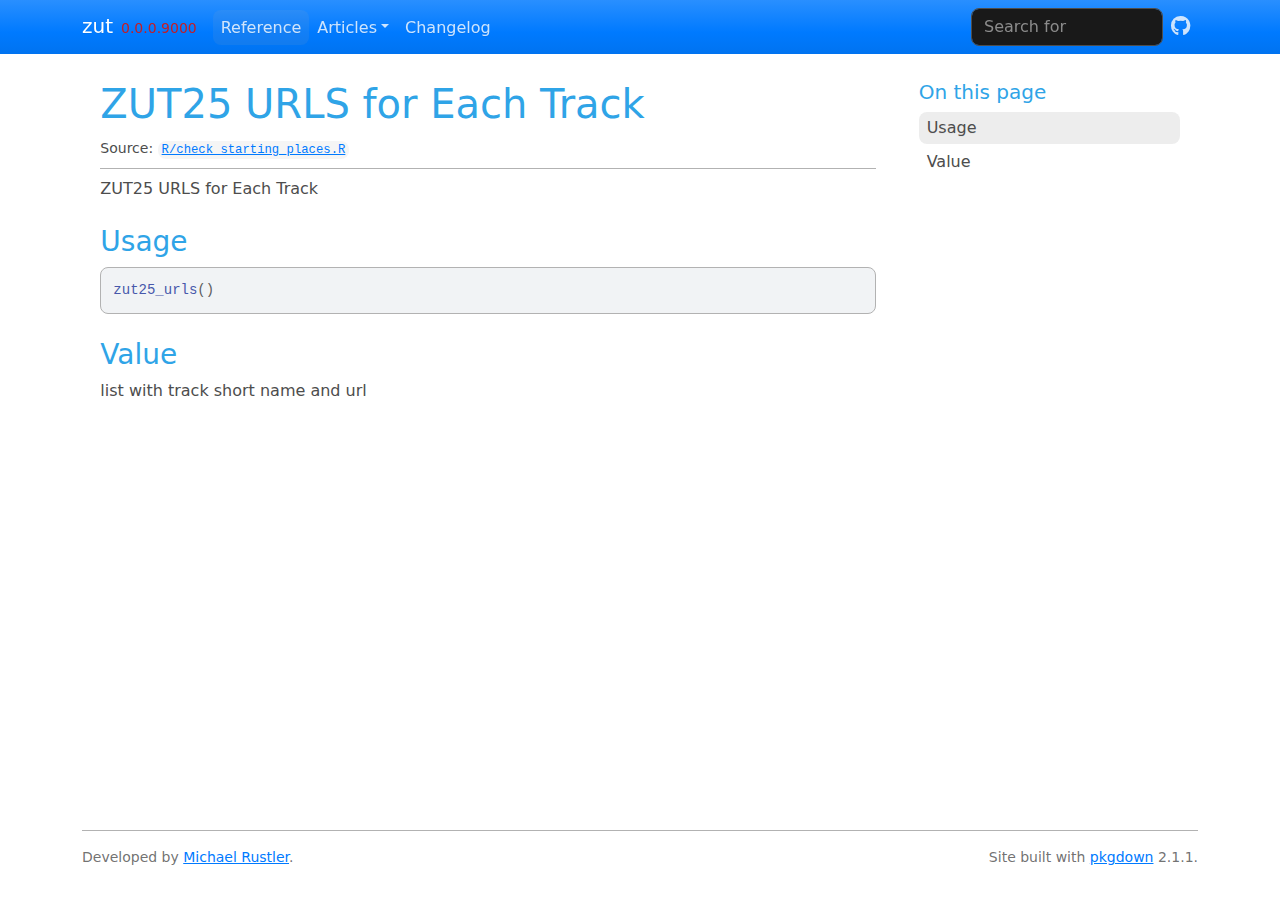
<file: reference/zut25_urls.html>
<!DOCTYPE html>
<!-- Generated by pkgdown: do not edit by hand --><html lang="en"><head><meta http-equiv="Content-Type" content="text/html; charset=UTF-8"><meta charset="utf-8"><meta http-equiv="X-UA-Compatible" content="IE=edge"><meta name="viewport" content="width=device-width, initial-scale=1, shrink-to-fit=no"><title>ZUT25 URLS for Each Track — zut25_urls • zut</title><script src="../deps/jquery-3.6.0/jquery-3.6.0.min.js"></script><meta name="viewport" content="width=device-width, initial-scale=1, shrink-to-fit=no"><link href="../deps/bootstrap-5.3.1/bootstrap.min.css" rel="stylesheet"><script src="../deps/bootstrap-5.3.1/bootstrap.bundle.min.js"></script><link href="../deps/font-awesome-6.5.2/css/all.min.css" rel="stylesheet"><link href="../deps/font-awesome-6.5.2/css/v4-shims.min.css" rel="stylesheet"><script src="../deps/headroom-0.11.0/headroom.min.js"></script><script src="../deps/headroom-0.11.0/jQuery.headroom.min.js"></script><script src="../deps/bootstrap-toc-1.0.1/bootstrap-toc.min.js"></script><script src="../deps/clipboard.js-2.0.11/clipboard.min.js"></script><script src="../deps/search-1.0.0/autocomplete.jquery.min.js"></script><script src="../deps/search-1.0.0/fuse.min.js"></script><script src="../deps/search-1.0.0/mark.min.js"></script><!-- pkgdown --><script src="../pkgdown.js"></script><meta property="og:title" content="ZUT25 URLS for Each Track — zut25_urls"><meta name="description" content="ZUT25 URLS for Each Track"><meta property="og:description" content="ZUT25 URLS for Each Track"></head><body>
    <a href="#main" class="visually-hidden-focusable">Skip to contents</a>


    <nav class="navbar navbar-expand-lg fixed-top bg-primary" data-bs-theme="dark" aria-label="Site navigation"><div class="container">

    <a class="navbar-brand me-2" href="../index.html">zut</a>

    <small class="nav-text text-danger me-auto" data-bs-toggle="tooltip" data-bs-placement="bottom" title="Unreleased version">0.0.0.9000</small>


    <button class="navbar-toggler" type="button" data-bs-toggle="collapse" data-bs-target="#navbar" aria-controls="navbar" aria-expanded="false" aria-label="Toggle navigation">
      <span class="navbar-toggler-icon"></span>
    </button>

    <div id="navbar" class="collapse navbar-collapse ms-3">
      <ul class="navbar-nav me-auto"><li class="active nav-item"><a class="nav-link" href="../reference/index.html">Reference</a></li>
<li class="nav-item dropdown">
  <button class="nav-link dropdown-toggle" type="button" id="dropdown-articles" data-bs-toggle="dropdown" aria-expanded="false" aria-haspopup="true">Articles</button>
  <ul class="dropdown-menu" aria-labelledby="dropdown-articles"><li><a class="dropdown-item" href="../articles/zut25_starting-places.html">ZUT25: Check Starting Places for Mittenwald And Longer Trails</a></li>
  </ul></li>
<li class="nav-item"><a class="nav-link" href="../news/index.html">Changelog</a></li>
      </ul><ul class="navbar-nav"><li class="nav-item"><form class="form-inline" role="search">
 <input class="form-control" type="search" name="search-input" id="search-input" autocomplete="off" aria-label="Search site" placeholder="Search for" data-search-index="../search.json"></form></li>
<li class="nav-item"><a class="external-link nav-link" href="https://github.com/KWB-R/zut/" aria-label="GitHub"><span class="fa fab fa-github fa-lg"></span></a></li>
      </ul></div>


  </div>
</nav><div class="container template-reference-topic">
<div class="row">
  <main id="main" class="col-md-9"><div class="page-header">

      <h1>ZUT25 URLS for Each Track</h1>
      <small class="dont-index">Source: <a href="https://github.com/KWB-R/zut/blob/main/R/check_starting_places.R" class="external-link"><code>R/check_starting_places.R</code></a></small>
      <div class="d-none name"><code>zut25_urls.Rd</code></div>
    </div>

    <div class="ref-description section level2">
    <p>ZUT25 URLS for Each Track</p>
    </div>

    <div class="section level2">
    <h2 id="ref-usage">Usage<a class="anchor" aria-label="anchor" href="#ref-usage"></a></h2>
    <div class="sourceCode"><pre class="sourceCode r"><code><span><span class="fu">zut25_urls</span><span class="op">(</span><span class="op">)</span></span></code></pre></div>
    </div>

    <div class="section level2">
    <h2 id="value">Value<a class="anchor" aria-label="anchor" href="#value"></a></h2>
    <p>list with track short name and url</p>
    </div>

  </main><aside class="col-md-3"><nav id="toc" aria-label="Table of contents"><h2>On this page</h2>
    </nav></aside></div>


    <footer><div class="pkgdown-footer-left">
  <p>Developed by <a href="https://mrustl.de" class="external-link">Michael Rustler</a>.</p>
</div>

<div class="pkgdown-footer-right">
  <p>Site built with <a href="https://pkgdown.r-lib.org/" class="external-link">pkgdown</a> 2.1.1.</p>
</div>

    </footer></div>





  </body></html>
</file>
<file: deps/font-awesome-6.5.2/css/v4-shims.min.css>
/*!
 * Font Awesome Free 6.5.2 by @fontawesome - https://fontawesome.com
 * License - https://fontawesome.com/license/free (Icons: CC BY 4.0, Fonts: SIL OFL 1.1, Code: MIT License)
 * Copyright 2024 Fonticons, Inc.
 */
.fa.fa-glass:before{content:"\f000"}.fa.fa-envelope-o{font-family:"Font Awesome 6 Free";font-weight:400}.fa.fa-envelope-o:before{content:"\f0e0"}.fa.fa-star-o{font-family:"Font Awesome 6 Free";font-weight:400}.fa.fa-star-o:before{content:"\f005"}.fa.fa-close:before,.fa.fa-remove:before{content:"\f00d"}.fa.fa-gear:before{content:"\f013"}.fa.fa-trash-o{font-family:"Font Awesome 6 Free";font-weight:400}.fa.fa-trash-o:before{content:"\f2ed"}.fa.fa-home:before{content:"\f015"}.fa.fa-file-o{font-family:"Font Awesome 6 Free";font-weight:400}.fa.fa-file-o:before{content:"\f15b"}.fa.fa-clock-o{font-family:"Font Awesome 6 Free";font-weight:400}.fa.fa-clock-o:before{content:"\f017"}.fa.fa-arrow-circle-o-down{font-family:"Font Awesome 6 Free";font-weight:400}.fa.fa-arrow-circle-o-down:before{content:"\f358"}.fa.fa-arrow-circle-o-up{font-family:"Font Awesome 6 Free";font-weight:400}.fa.fa-arrow-circle-o-up:before{content:"\f35b"}.fa.fa-play-circle-o{font-family:"Font Awesome 6 Free";font-weight:400}.fa.fa-play-circle-o:before{content:"\f144"}.fa.fa-repeat:before,.fa.fa-rotate-right:before{content:"\f01e"}.fa.fa-refresh:before{content:"\f021"}.fa.fa-list-alt{font-family:"Font Awesome 6 Free";font-weight:400}.fa.fa-list-alt:before{content:"\f022"}.fa.fa-dedent:before{content:"\f03b"}.fa.fa-video-camera:before{content:"\f03d"}.fa.fa-picture-o{font-family:"Font Awesome 6 Free";font-weight:400}.fa.fa-picture-o:before{content:"\f03e"}.fa.fa-photo{font-family:"Font Awesome 6 Free";font-weight:400}.fa.fa-photo:before{content:"\f03e"}.fa.fa-image{font-family:"Font Awesome 6 Free";font-weight:400}.fa.fa-image:before{content:"\f03e"}.fa.fa-map-marker:before{content:"\f3c5"}.fa.fa-pencil-square-o{font-family:"Font Awesome 6 Free";font-weight:400}.fa.fa-pencil-square-o:before{content:"\f044"}.fa.fa-edit{font-family:"Font Awesome 6 Free";font-weight:400}.fa.fa-edit:before{content:"\f044"}.fa.fa-share-square-o:before{content:"\f14d"}.fa.fa-check-square-o{font-family:"Font Awesome 6 Free";font-weight:400}.fa.fa-check-square-o:before{content:"\f14a"}.fa.fa-arrows:before{content:"\f0b2"}.fa.fa-times-circle-o{font-family:"Font Awesome 6 Free";font-weight:400}.fa.fa-times-circle-o:before{content:"\f057"}.fa.fa-check-circle-o{font-family:"Font Awesome 6 Free";font-weight:400}.fa.fa-check-circle-o:before{content:"\f058"}.fa.fa-mail-forward:before{content:"\f064"}.fa.fa-expand:before{content:"\f424"}.fa.fa-compress:before{content:"\f422"}.fa.fa-eye,.fa.fa-eye-slash{font-family:"Font Awesome 6 Free";font-weight:400}.fa.fa-warning:before{content:"\f071"}.fa.fa-calendar:before{content:"\f073"}.fa.fa-arrows-v:before{content:"\f338"}.fa.fa-arrows-h:before{content:"\f337"}.fa.fa-bar-chart-o:before,.fa.fa-bar-chart:before{content:"\e0e3"}.fa.fa-twitter-square{font-family:"Font Awesome 6 Brands";font-weight:400}.fa.fa-twitter-square:before{content:"\f081"}.fa.fa-facebook-square{font-family:"Font Awesome 6 Brands";font-weight:400}.fa.fa-facebook-square:before{content:"\f082"}.fa.fa-gears:before{content:"\f085"}.fa.fa-thumbs-o-up{font-family:"Font Awesome 6 Free";font-weight:400}.fa.fa-thumbs-o-up:before{content:"\f164"}.fa.fa-thumbs-o-down{font-family:"Font Awesome 6 Free";font-weight:400}.fa.fa-thumbs-o-down:before{content:"\f165"}.fa.fa-heart-o{font-family:"Font Awesome 6 Free";font-weight:400}.fa.fa-heart-o:before{content:"\f004"}.fa.fa-sign-out:before{content:"\f2f5"}.fa.fa-linkedin-square{font-family:"Font Awesome 6 Brands";font-weight:400}.fa.fa-linkedin-square:before{content:"\f08c"}.fa.fa-thumb-tack:before{content:"\f08d"}.fa.fa-external-link:before{content:"\f35d"}.fa.fa-sign-in:before{content:"\f2f6"}.fa.fa-github-square{font-family:"Font Awesome 6 Brands";font-weight:400}.fa.fa-github-square:before{content:"\f092"}.fa.fa-lemon-o{font-family:"Font Awesome 6 Free";font-weight:400}.fa.fa-lemon-o:before{content:"\f094"}.fa.fa-square-o{font-family:"Font Awesome 6 Free";font-weight:400}.fa.fa-square-o:before{content:"\f0c8"}.fa.fa-bookmark-o{font-family:"Font Awesome 6 Free";font-weight:400}.fa.fa-bookmark-o:before{content:"\f02e"}.fa.fa-facebook,.fa.fa-twitter{font-family:"Font Awesome 6 Brands";font-weight:400}.fa.fa-facebook:before{content:"\f39e"}.fa.fa-facebook-f{font-family:"Font Awesome 6 Brands";font-weight:400}.fa.fa-facebook-f:before{content:"\f39e"}.fa.fa-github{font-family:"Font Awesome 6 Brands";font-weight:400}.fa.fa-credit-card{font-family:"Font Awesome 6 Free";font-weight:400}.fa.fa-feed:before{content:"\f09e"}.fa.fa-hdd-o{font-family:"Font Awesome 6 Free";font-weight:400}.fa.fa-hdd-o:before{content:"\f0a0"}.fa.fa-hand-o-right{font-family:"Font Awesome 6 Free";font-weight:400}.fa.fa-hand-o-right:before{content:"\f0a4"}.fa.fa-hand-o-left{font-family:"Font Awesome 6 Free";font-weight:400}.fa.fa-hand-o-left:before{content:"\f0a5"}.fa.fa-hand-o-up{font-family:"Font Awesome 6 Free";font-weight:400}.fa.fa-hand-o-up:before{content:"\f0a6"}.fa.fa-hand-o-down{font-family:"Font Awesome 6 Free";font-weight:400}.fa.fa-hand-o-down:before{content:"\f0a7"}.fa.fa-globe:before{content:"\f57d"}.fa.fa-tasks:before{content:"\f828"}.fa.fa-arrows-alt:before{content:"\f31e"}.fa.fa-group:before{content:"\f0c0"}.fa.fa-chain:before{content:"\f0c1"}.fa.fa-cut:before{content:"\f0c4"}.fa.fa-files-o{font-family:"Font Awesome 6 Free";font-weight:400}.fa.fa-files-o:before{content:"\f0c5"}.fa.fa-floppy-o{font-family:"Font Awesome 6 Free";font-weight:400}.fa.fa-floppy-o:before{content:"\f0c7"}.fa.fa-save{font-family:"Font Awesome 6 Free";font-weight:400}.fa.fa-save:before{content:"\f0c7"}.fa.fa-navicon:before,.fa.fa-reorder:before{content:"\f0c9"}.fa.fa-magic:before{content:"\e2ca"}.fa.fa-pinterest,.fa.fa-pinterest-square{font-family:"Font Awesome 6 Brands";font-weight:400}.fa.fa-pinterest-square:before{content:"\f0d3"}.fa.fa-google-plus-square{font-family:"Font Awesome 6 Brands";font-weight:400}.fa.fa-google-plus-square:before{content:"\f0d4"}.fa.fa-google-plus{font-family:"Font Awesome 6 Brands";font-weight:400}.fa.fa-google-plus:before{content:"\f0d5"}.fa.fa-money:before{content:"\f3d1"}.fa.fa-unsorted:before{content:"\f0dc"}.fa.fa-sort-desc:before{content:"\f0dd"}.fa.fa-sort-asc:before{content:"\f0de"}.fa.fa-linkedin{font-family:"Font Awesome 6 Brands";font-weight:400}.fa.fa-linkedin:before{content:"\f0e1"}.fa.fa-rotate-left:before{content:"\f0e2"}.fa.fa-legal:before{content:"\f0e3"}.fa.fa-dashboard:before,.fa.fa-tachometer:before{content:"\f625"}.fa.fa-comment-o{font-family:"Font Awesome 6 Free";font-weight:400}.fa.fa-comment-o:before{content:"\f075"}.fa.fa-comments-o{font-family:"Font Awesome 6 Free";font-weight:400}.fa.fa-comments-o:before{content:"\f086"}.fa.fa-flash:before{content:"\f0e7"}.fa.fa-clipboard:before{content:"\f0ea"}.fa.fa-lightbulb-o{font-family:"Font Awesome 6 Free";font-weight:400}.fa.fa-lightbulb-o:before{content:"\f0eb"}.fa.fa-exchange:before{content:"\f362"}.fa.fa-cloud-download:before{content:"\f0ed"}.fa.fa-cloud-upload:before{content:"\f0ee"}.fa.fa-bell-o{font-family:"Font Awesome 6 Free";font-weight:400}.fa.fa-bell-o:before{content:"\f0f3"}.fa.fa-cutlery:before{content:"\f2e7"}.fa.fa-file-text-o{font-family:"Font Awesome 6 Free";font-weight:400}.fa.fa-file-text-o:before{content:"\f15c"}.fa.fa-building-o{font-family:"Font Awesome 6 Free";font-weight:400}.fa.fa-building-o:before{content:"\f1ad"}.fa.fa-hospital-o{font-family:"Font Awesome 6 Free";font-weight:400}.fa.fa-hospital-o:before{content:"\f0f8"}.fa.fa-tablet:before{content:"\f3fa"}.fa.fa-mobile-phone:before,.fa.fa-mobile:before{content:"\f3cd"}.fa.fa-circle-o{font-family:"Font Awesome 6 Free";font-weight:400}.fa.fa-circle-o:before{content:"\f111"}.fa.fa-mail-reply:before{content:"\f3e5"}.fa.fa-github-alt{font-family:"Font Awesome 6 Brands";font-weight:400}.fa.fa-folder-o{font-family:"Font Awesome 6 Free";font-weight:400}.fa.fa-folder-o:before{content:"\f07b"}.fa.fa-folder-open-o{font-family:"Font Awesome 6 Free";font-weight:400}.fa.fa-folder-open-o:before{content:"\f07c"}.fa.fa-smile-o{font-family:"Font Awesome 6 Free";font-weight:400}.fa.fa-smile-o:before{content:"\f118"}.fa.fa-frown-o{font-family:"Font Awesome 6 Free";font-weight:400}.fa.fa-frown-o:before{content:"\f119"}.fa.fa-meh-o{font-family:"Font Awesome 6 Free";font-weight:400}.fa.fa-meh-o:before{content:"\f11a"}.fa.fa-keyboard-o{font-family:"Font Awesome 6 Free";font-weight:400}.fa.fa-keyboard-o:before{content:"\f11c"}.fa.fa-flag-o{font-family:"Font Awesome 6 Free";font-weight:400}.fa.fa-flag-o:before{content:"\f024"}.fa.fa-mail-reply-all:before{content:"\f122"}.fa.fa-star-half-o{font-family:"Font Awesome 6 Free";font-weight:400}.fa.fa-star-half-o:before{content:"\f5c0"}.fa.fa-star-half-empty{font-family:"Font Awesome 6 Free";font-weight:400}.fa.fa-star-half-empty:before{content:"\f5c0"}.fa.fa-star-half-full{font-family:"Font Awesome 6 Free";font-weight:400}.fa.fa-star-half-full:before{content:"\f5c0"}.fa.fa-code-fork:before{content:"\f126"}.fa.fa-chain-broken:before,.fa.fa-unlink:before{content:"\f127"}.fa.fa-calendar-o{font-family:"Font Awesome 6 Free";font-weight:400}.fa.fa-calendar-o:before{content:"\f133"}.fa.fa-css3,.fa.fa-html5,.fa.fa-maxcdn{font-family:"Font Awesome 6 Brands";font-weight:400}.fa.fa-unlock-alt:before{content:"\f09c"}.fa.fa-minus-square-o{font-family:"Font Awesome 6 Free";font-weight:400}.fa.fa-minus-square-o:before{content:"\f146"}.fa.fa-level-up:before{content:"\f3bf"}.fa.fa-level-down:before{content:"\f3be"}.fa.fa-pencil-square:before{content:"\f14b"}.fa.fa-external-link-square:before{content:"\f360"}.fa.fa-compass{font-family:"Font Awesome 6 Free";font-weight:400}.fa.fa-caret-square-o-down{font-family:"Font Awesome 6 Free";font-weight:400}.fa.fa-caret-square-o-down:before{content:"\f150"}.fa.fa-toggle-down{font-family:"Font Awesome 6 Free";font-weight:400}.fa.fa-toggle-down:before{content:"\f150"}.fa.fa-caret-square-o-up{font-family:"Font Awesome 6 Free";font-weight:400}.fa.fa-caret-square-o-up:before{content:"\f151"}.fa.fa-toggle-up{font-family:"Font Awesome 6 Free";font-weight:400}.fa.fa-toggle-up:before{content:"\f151"}.fa.fa-caret-square-o-right{font-family:"Font Awesome 6 Free";font-weight:400}.fa.fa-caret-square-o-right:before{content:"\f152"}.fa.fa-toggle-right{font-family:"Font Awesome 6 Free";font-weight:400}.fa.fa-toggle-right:before{content:"\f152"}.fa.fa-eur:before,.fa.fa-euro:before{content:"\f153"}.fa.fa-gbp:before{content:"\f154"}.fa.fa-dollar:before,.fa.fa-usd:before{content:"\24"}.fa.fa-inr:before,.fa.fa-rupee:before{content:"\e1bc"}.fa.fa-cny:before,.fa.fa-jpy:before,.fa.fa-rmb:before,.fa.fa-yen:before{content:"\f157"}.fa.fa-rouble:before,.fa.fa-rub:before,.fa.fa-ruble:before{content:"\f158"}.fa.fa-krw:before,.fa.fa-won:before{content:"\f159"}.fa.fa-bitcoin,.fa.fa-btc{font-family:"Font Awesome 6 Brands";font-weight:400}.fa.fa-bitcoin:before{content:"\f15a"}.fa.fa-file-text:before{content:"\f15c"}.fa.fa-sort-alpha-asc:before{content:"\f15d"}.fa.fa-sort-alpha-desc:before{content:"\f881"}.fa.fa-sort-amount-asc:before{content:"\f884"}.fa.fa-sort-amount-desc:before{content:"\f160"}.fa.fa-sort-numeric-asc:before{content:"\f162"}.fa.fa-sort-numeric-desc:before{content:"\f886"}.fa.fa-youtube-square{font-family:"Font Awesome 6 Brands";font-weight:400}.fa.fa-youtube-square:before{content:"\f431"}.fa.fa-xing,.fa.fa-xing-square,.fa.fa-youtube{font-family:"Font Awesome 6 Brands";font-weight:400}.fa.fa-xing-square:before{content:"\f169"}.fa.fa-youtube-play{font-family:"Font Awesome 6 Brands";font-weight:400}.fa.fa-youtube-play:before{content:"\f167"}.fa.fa-adn,.fa.fa-bitbucket,.fa.fa-bitbucket-square,.fa.fa-dropbox,.fa.fa-flickr,.fa.fa-instagram,.fa.fa-stack-overflow{font-family:"Font Awesome 6 Brands";font-weight:400}.fa.fa-bitbucket-square:before{content:"\f171"}.fa.fa-tumblr,.fa.fa-tumblr-square{font-family:"Font Awesome 6 Brands";font-weight:400}.fa.fa-tumblr-square:before{content:"\f174"}.fa.fa-long-arrow-down:before{content:"\f309"}.fa.fa-long-arrow-up:before{content:"\f30c"}.fa.fa-long-arrow-left:before{content:"\f30a"}.fa.fa-long-arrow-right:before{content:"\f30b"}.fa.fa-android,.fa.fa-apple,.fa.fa-dribbble,.fa.fa-foursquare,.fa.fa-gittip,.fa.fa-gratipay,.fa.fa-linux,.fa.fa-skype,.fa.fa-trello,.fa.fa-windows{font-family:"Font Awesome 6 Brands";font-weight:400}.fa.fa-gittip:before{content:"\f184"}.fa.fa-sun-o{font-family:"Font Awesome 6 Free";font-weight:400}.fa.fa-sun-o:before{content:"\f185"}.fa.fa-moon-o{font-family:"Font Awesome 6 Free";font-weight:400}.fa.fa-moon-o:before{content:"\f186"}.fa.fa-pagelines,.fa.fa-renren,.fa.fa-stack-exchange,.fa.fa-vk,.fa.fa-weibo{font-family:"Font Awesome 6 Brands";font-weight:400}.fa.fa-arrow-circle-o-right{font-family:"Font Awesome 6 Free";font-weight:400}.fa.fa-arrow-circle-o-right:before{content:"\f35a"}.fa.fa-arrow-circle-o-left{font-family:"Font Awesome 6 Free";font-weight:400}.fa.fa-arrow-circle-o-left:before{content:"\f359"}.fa.fa-caret-square-o-left{font-family:"Font Awesome 6 Free";font-weight:400}.fa.fa-caret-square-o-left:before{content:"\f191"}.fa.fa-toggle-left{font-family:"Font Awesome 6 Free";font-weight:400}.fa.fa-toggle-left:before{content:"\f191"}.fa.fa-dot-circle-o{font-family:"Font Awesome 6 Free";font-weight:400}.fa.fa-dot-circle-o:before{content:"\f192"}.fa.fa-vimeo-square{font-family:"Font Awesome 6 Brands";font-weight:400}.fa.fa-vimeo-square:before{content:"\f194"}.fa.fa-try:before,.fa.fa-turkish-lira:before{content:"\e2bb"}.fa.fa-plus-square-o{font-family:"Font Awesome 6 Free";font-weight:400}.fa.fa-plus-square-o:before{content:"\f0fe"}.fa.fa-openid,.fa.fa-slack,.fa.fa-wordpress{font-family:"Font Awesome 6 Brands";font-weight:400}.fa.fa-bank:before,.fa.fa-institution:before{content:"\f19c"}.fa.fa-mortar-board:before{content:"\f19d"}.fa.fa-google,.fa.fa-reddit,.fa.fa-reddit-square,.fa.fa-yahoo{font-family:"Font Awesome 6 Brands";font-weight:400}.fa.fa-reddit-square:before{content:"\f1a2"}.fa.fa-behance,.fa.fa-behance-square,.fa.fa-delicious,.fa.fa-digg,.fa.fa-drupal,.fa.fa-joomla,.fa.fa-pied-piper-alt,.fa.fa-pied-piper-pp,.fa.fa-stumbleupon,.fa.fa-stumbleupon-circle{font-family:"Font Awesome 6 Brands";font-weight:400}.fa.fa-behance-square:before{content:"\f1b5"}.fa.fa-steam,.fa.fa-steam-square{font-family:"Font Awesome 6 Brands";font-weight:400}.fa.fa-steam-square:before{content:"\f1b7"}.fa.fa-automobile:before{content:"\f1b9"}.fa.fa-cab:before{content:"\f1ba"}.fa.fa-deviantart,.fa.fa-soundcloud,.fa.fa-spotify{font-family:"Font Awesome 6 Brands";font-weight:400}.fa.fa-file-pdf-o{font-family:"Font Awesome 6 Free";font-weight:400}.fa.fa-file-pdf-o:before{content:"\f1c1"}.fa.fa-file-word-o{font-family:"Font Awesome 6 Free";font-weight:400}.fa.fa-file-word-o:before{content:"\f1c2"}.fa.fa-file-excel-o{font-family:"Font Awesome 6 Free";font-weight:400}.fa.fa-file-excel-o:before{content:"\f1c3"}.fa.fa-file-powerpoint-o{font-family:"Font Awesome 6 Free";font-weight:400}.fa.fa-file-powerpoint-o:before{content:"\f1c4"}.fa.fa-file-image-o{font-family:"Font Awesome 6 Free";font-weight:400}.fa.fa-file-image-o:before{content:"\f1c5"}.fa.fa-file-photo-o{font-family:"Font Awesome 6 Free";font-weight:400}.fa.fa-file-photo-o:before{content:"\f1c5"}.fa.fa-file-picture-o{font-family:"Font Awesome 6 Free";font-weight:400}.fa.fa-file-picture-o:before{content:"\f1c5"}.fa.fa-file-archive-o{font-family:"Font Awesome 6 Free";font-weight:400}.fa.fa-file-archive-o:before{content:"\f1c6"}.fa.fa-file-zip-o{font-family:"Font Awesome 6 Free";font-weight:400}.fa.fa-file-zip-o:before{content:"\f1c6"}.fa.fa-file-audio-o{font-family:"Font Awesome 6 Free";font-weight:400}.fa.fa-file-audio-o:before{content:"\f1c7"}.fa.fa-file-sound-o{font-family:"Font Awesome 6 Free";font-weight:400}.fa.fa-file-sound-o:before{content:"\f1c7"}.fa.fa-file-video-o{font-family:"Font Awesome 6 Free";font-weight:400}.fa.fa-file-video-o:before{content:"\f1c8"}.fa.fa-file-movie-o{font-family:"Font Awesome 6 Free";font-weight:400}.fa.fa-file-movie-o:before{content:"\f1c8"}.fa.fa-file-code-o{font-family:"Font Awesome 6 Free";font-weight:400}.fa.fa-file-code-o:before{content:"\f1c9"}.fa.fa-codepen,.fa.fa-jsfiddle,.fa.fa-vine{font-family:"Font Awesome 6 Brands";font-weight:400}.fa.fa-life-bouy:before,.fa.fa-life-buoy:before,.fa.fa-life-saver:before,.fa.fa-support:before{content:"\f1cd"}.fa.fa-circle-o-notch:before{content:"\f1ce"}.fa.fa-ra,.fa.fa-rebel{font-family:"Font Awesome 6 Brands";font-weight:400}.fa.fa-ra:before{content:"\f1d0"}.fa.fa-resistance{font-family:"Font Awesome 6 Brands";font-weight:400}.fa.fa-resistance:before{content:"\f1d0"}.fa.fa-empire,.fa.fa-ge{font-family:"Font Awesome 6 Brands";font-weight:400}.fa.fa-ge:before{content:"\f1d1"}.fa.fa-git-square{font-family:"Font Awesome 6 Brands";font-weight:400}.fa.fa-git-square:before{content:"\f1d2"}.fa.fa-git,.fa.fa-hacker-news,.fa.fa-y-combinator-square{font-family:"Font Awesome 6 Brands";font-weight:400}.fa.fa-y-combinator-square:before{content:"\f1d4"}.fa.fa-yc-square{font-family:"Font Awesome 6 Brands";font-weight:400}.fa.fa-yc-square:before{content:"\f1d4"}.fa.fa-qq,.fa.fa-tencent-weibo,.fa.fa-wechat,.fa.fa-weixin{font-family:"Font Awesome 6 Brands";font-weight:400}.fa.fa-wechat:before{content:"\f1d7"}.fa.fa-send:before{content:"\f1d8"}.fa.fa-paper-plane-o{font-family:"Font Awesome 6 Free";font-weight:400}.fa.fa-paper-plane-o:before{content:"\f1d8"}.fa.fa-send-o{font-family:"Font Awesome 6 Free";font-weight:400}.fa.fa-send-o:before{content:"\f1d8"}.fa.fa-circle-thin{font-family:"Font Awesome 6 Free";font-weight:400}.fa.fa-circle-thin:before{content:"\f111"}.fa.fa-header:before{content:"\f1dc"}.fa.fa-futbol-o{font-family:"Font Awesome 6 Free";font-weight:400}.fa.fa-futbol-o:before{content:"\f1e3"}.fa.fa-soccer-ball-o{font-family:"Font Awesome 6 Free";font-weight:400}.fa.fa-soccer-ball-o:before{content:"\f1e3"}.fa.fa-slideshare,.fa.fa-twitch,.fa.fa-yelp{font-family:"Font Awesome 6 Brands";font-weight:400}.fa.fa-newspaper-o{font-family:"Font Awesome 6 Free";font-weight:400}.fa.fa-newspaper-o:before{content:"\f1ea"}.fa.fa-cc-amex,.fa.fa-cc-discover,.fa.fa-cc-mastercard,.fa.fa-cc-paypal,.fa.fa-cc-stripe,.fa.fa-cc-visa,.fa.fa-google-wallet,.fa.fa-paypal{font-family:"Font Awesome 6 Brands";font-weight:400}.fa.fa-bell-slash-o{font-family:"Font Awesome 6 Free";font-weight:400}.fa.fa-bell-slash-o:before{content:"\f1f6"}.fa.fa-trash:before{content:"\f2ed"}.fa.fa-copyright{font-family:"Font Awesome 6 Free";font-weight:400}.fa.fa-eyedropper:before{content:"\f1fb"}.fa.fa-area-chart:before{content:"\f1fe"}.fa.fa-pie-chart:before{content:"\f200"}.fa.fa-line-chart:before{content:"\f201"}.fa.fa-lastfm,.fa.fa-lastfm-square{font-family:"Font Awesome 6 Brands";font-weight:400}.fa.fa-lastfm-square:before{content:"\f203"}.fa.fa-angellist,.fa.fa-ioxhost{font-family:"Font Awesome 6 Brands";font-weight:400}.fa.fa-cc{font-family:"Font Awesome 6 Free";font-weight:400}.fa.fa-cc:before{content:"\f20a"}.fa.fa-ils:before,.fa.fa-shekel:before,.fa.fa-sheqel:before{content:"\f20b"}.fa.fa-buysellads,.fa.fa-connectdevelop,.fa.fa-dashcube,.fa.fa-forumbee,.fa.fa-leanpub,.fa.fa-sellsy,.fa.fa-shirtsinbulk,.fa.fa-simplybuilt,.fa.fa-skyatlas{font-family:"Font Awesome 6 Brands";font-weight:400}.fa.fa-diamond{font-family:"Font Awesome 6 Free";font-weight:400}.fa.fa-diamond:before{content:"\f3a5"}.fa.fa-intersex:before,.fa.fa-transgender:before{content:"\f224"}.fa.fa-transgender-alt:before{content:"\f225"}.fa.fa-facebook-official{font-family:"Font Awesome 6 Brands";font-weight:400}.fa.fa-facebook-official:before{content:"\f09a"}.fa.fa-pinterest-p,.fa.fa-whatsapp{font-family:"Font Awesome 6 Brands";font-weight:400}.fa.fa-hotel:before{content:"\f236"}.fa.fa-medium,.fa.fa-viacoin,.fa.fa-y-combinator,.fa.fa-yc{font-family:"Font Awesome 6 Brands";font-weight:400}.fa.fa-yc:before{content:"\f23b"}.fa.fa-expeditedssl,.fa.fa-opencart,.fa.fa-optin-monster{font-family:"Font Awesome 6 Brands";font-weight:400}.fa.fa-battery-4:before,.fa.fa-battery:before{content:"\f240"}.fa.fa-battery-3:before{content:"\f241"}.fa.fa-battery-2:before{content:"\f242"}.fa.fa-battery-1:before{content:"\f243"}.fa.fa-battery-0:before{content:"\f244"}.fa.fa-object-group,.fa.fa-object-ungroup,.fa.fa-sticky-note-o{font-family:"Font Awesome 6 Free";font-weight:400}.fa.fa-sticky-note-o:before{content:"\f249"}.fa.fa-cc-diners-club,.fa.fa-cc-jcb{font-family:"Font Awesome 6 Brands";font-weight:400}.fa.fa-clone{font-family:"Font Awesome 6 Free";font-weight:400}.fa.fa-hourglass-o:before{content:"\f254"}.fa.fa-hourglass-1:before{content:"\f251"}.fa.fa-hourglass-2:before{content:"\f252"}.fa.fa-hourglass-3:before{content:"\f253"}.fa.fa-hand-rock-o{font-family:"Font Awesome 6 Free";font-weight:400}.fa.fa-hand-rock-o:before{content:"\f255"}.fa.fa-hand-grab-o{font-family:"Font Awesome 6 Free";font-weight:400}.fa.fa-hand-grab-o:before{content:"\f255"}.fa.fa-hand-paper-o{font-family:"Font Awesome 6 Free";font-weight:400}.fa.fa-hand-paper-o:before{content:"\f256"}.fa.fa-hand-stop-o{font-family:"Font Awesome 6 Free";font-weight:400}.fa.fa-hand-stop-o:before{content:"\f256"}.fa.fa-hand-scissors-o{font-family:"Font Awesome 6 Free";font-weight:400}.fa.fa-hand-scissors-o:before{content:"\f257"}.fa.fa-hand-lizard-o{font-family:"Font Awesome 6 Free";font-weight:400}.fa.fa-hand-lizard-o:before{content:"\f258"}.fa.fa-hand-spock-o{font-family:"Font Awesome 6 Free";font-weight:400}.fa.fa-hand-spock-o:before{content:"\f259"}.fa.fa-hand-pointer-o{font-family:"Font Awesome 6 Free";font-weight:400}.fa.fa-hand-pointer-o:before{content:"\f25a"}.fa.fa-hand-peace-o{font-family:"Font Awesome 6 Free";font-weight:400}.fa.fa-hand-peace-o:before{content:"\f25b"}.fa.fa-registered{font-family:"Font Awesome 6 Free";font-weight:400}.fa.fa-creative-commons,.fa.fa-gg,.fa.fa-gg-circle,.fa.fa-odnoklassniki,.fa.fa-odnoklassniki-square{font-family:"Font Awesome 6 Brands";font-weight:400}.fa.fa-odnoklassniki-square:before{content:"\f264"}.fa.fa-chrome,.fa.fa-firefox,.fa.fa-get-pocket,.fa.fa-internet-explorer,.fa.fa-opera,.fa.fa-safari,.fa.fa-wikipedia-w{font-family:"Font Awesome 6 Brands";font-weight:400}.fa.fa-television:before{content:"\f26c"}.fa.fa-500px,.fa.fa-amazon,.fa.fa-contao{font-family:"Font Awesome 6 Brands";font-weight:400}.fa.fa-calendar-plus-o{font-family:"Font Awesome 6 Free";font-weight:400}.fa.fa-calendar-plus-o:before{content:"\f271"}.fa.fa-calendar-minus-o{font-family:"Font Awesome 6 Free";font-weight:400}.fa.fa-calendar-minus-o:before{content:"\f272"}.fa.fa-calendar-times-o{font-family:"Font Awesome 6 Free";font-weight:400}.fa.fa-calendar-times-o:before{content:"\f273"}.fa.fa-calendar-check-o{font-family:"Font Awesome 6 Free";font-weight:400}.fa.fa-calendar-check-o:before{content:"\f274"}.fa.fa-map-o{font-family:"Font Awesome 6 Free";font-weight:400}.fa.fa-map-o:before{content:"\f279"}.fa.fa-commenting:before{content:"\f4ad"}.fa.fa-commenting-o{font-family:"Font Awesome 6 Free";font-weight:400}.fa.fa-commenting-o:before{content:"\f4ad"}.fa.fa-houzz,.fa.fa-vimeo{font-family:"Font Awesome 6 Brands";font-weight:400}.fa.fa-vimeo:before{content:"\f27d"}.fa.fa-black-tie,.fa.fa-edge,.fa.fa-fonticons,.fa.fa-reddit-alien{font-family:"Font Awesome 6 Brands";font-weight:400}.fa.fa-credit-card-alt:before{content:"\f09d"}.fa.fa-codiepie,.fa.fa-fort-awesome,.fa.fa-mixcloud,.fa.fa-modx,.fa.fa-product-hunt,.fa.fa-scribd,.fa.fa-usb{font-family:"Font Awesome 6 Brands";font-weight:400}.fa.fa-pause-circle-o{font-family:"Font Awesome 6 Free";font-weight:400}.fa.fa-pause-circle-o:before{content:"\f28b"}.fa.fa-stop-circle-o{font-family:"Font Awesome 6 Free";font-weight:400}.fa.fa-stop-circle-o:before{content:"\f28d"}.fa.fa-bluetooth,.fa.fa-bluetooth-b,.fa.fa-envira,.fa.fa-gitlab,.fa.fa-wheelchair-alt,.fa.fa-wpbeginner,.fa.fa-wpforms{font-family:"Font Awesome 6 Brands";font-weight:400}.fa.fa-wheelchair-alt:before{content:"\f368"}.fa.fa-question-circle-o{font-family:"Font Awesome 6 Free";font-weight:400}.fa.fa-question-circle-o:before{content:"\f059"}.fa.fa-volume-control-phone:before{content:"\f2a0"}.fa.fa-asl-interpreting:before{content:"\f2a3"}.fa.fa-deafness:before,.fa.fa-hard-of-hearing:before{content:"\f2a4"}.fa.fa-glide,.fa.fa-glide-g{font-family:"Font Awesome 6 Brands";font-weight:400}.fa.fa-signing:before{content:"\f2a7"}.fa.fa-viadeo,.fa.fa-viadeo-square{font-family:"Font Awesome 6 Brands";font-weight:400}.fa.fa-viadeo-square:before{content:"\f2aa"}.fa.fa-snapchat,.fa.fa-snapchat-ghost{font-family:"Font Awesome 6 Brands";font-weight:400}.fa.fa-snapchat-ghost:before{content:"\f2ab"}.fa.fa-snapchat-square{font-family:"Font Awesome 6 Brands";font-weight:400}.fa.fa-snapchat-square:before{content:"\f2ad"}.fa.fa-first-order,.fa.fa-google-plus-official,.fa.fa-pied-piper,.fa.fa-themeisle,.fa.fa-yoast{font-family:"Font Awesome 6 Brands";font-weight:400}.fa.fa-google-plus-official:before{content:"\f2b3"}.fa.fa-google-plus-circle{font-family:"Font Awesome 6 Brands";font-weight:400}.fa.fa-google-plus-circle:before{content:"\f2b3"}.fa.fa-fa,.fa.fa-font-awesome{font-family:"Font Awesome 6 Brands";font-weight:400}.fa.fa-fa:before{content:"\f2b4"}.fa.fa-handshake-o{font-family:"Font Awesome 6 Free";font-weight:400}.fa.fa-handshake-o:before{content:"\f2b5"}.fa.fa-envelope-open-o{font-family:"Font Awesome 6 Free";font-weight:400}.fa.fa-envelope-open-o:before{content:"\f2b6"}.fa.fa-linode{font-family:"Font Awesome 6 Brands";font-weight:400}.fa.fa-address-book-o{font-family:"Font Awesome 6 Free";font-weight:400}.fa.fa-address-book-o:before{content:"\f2b9"}.fa.fa-vcard:before{content:"\f2bb"}.fa.fa-address-card-o{font-family:"Font Awesome 6 Free";font-weight:400}.fa.fa-address-card-o:before{content:"\f2bb"}.fa.fa-vcard-o{font-family:"Font Awesome 6 Free";font-weight:400}.fa.fa-vcard-o:before{content:"\f2bb"}.fa.fa-user-circle-o{font-family:"Font Awesome 6 Free";font-weight:400}.fa.fa-user-circle-o:before{content:"\f2bd"}.fa.fa-user-o{font-family:"Font Awesome 6 Free";font-weight:400}.fa.fa-user-o:before{content:"\f007"}.fa.fa-id-badge{font-family:"Font Awesome 6 Free";font-weight:400}.fa.fa-drivers-license:before{content:"\f2c2"}.fa.fa-id-card-o{font-family:"Font Awesome 6 Free";font-weight:400}.fa.fa-id-card-o:before{content:"\f2c2"}.fa.fa-drivers-license-o{font-family:"Font Awesome 6 Free";font-weight:400}.fa.fa-drivers-license-o:before{content:"\f2c2"}.fa.fa-free-code-camp,.fa.fa-quora,.fa.fa-telegram{font-family:"Font Awesome 6 Brands";font-weight:400}.fa.fa-thermometer-4:before,.fa.fa-thermometer:before{content:"\f2c7"}.fa.fa-thermometer-3:before{content:"\f2c8"}.fa.fa-thermometer-2:before{content:"\f2c9"}.fa.fa-thermometer-1:before{content:"\f2ca"}.fa.fa-thermometer-0:before{content:"\f2cb"}.fa.fa-bathtub:before,.fa.fa-s15:before{content:"\f2cd"}.fa.fa-window-maximize,.fa.fa-window-restore{font-family:"Font Awesome 6 Free";font-weight:400}.fa.fa-times-rectangle:before{content:"\f410"}.fa.fa-window-close-o{font-family:"Font Awesome 6 Free";font-weight:400}.fa.fa-window-close-o:before{content:"\f410"}.fa.fa-times-rectangle-o{font-family:"Font Awesome 6 Free";font-weight:400}.fa.fa-times-rectangle-o:before{content:"\f410"}.fa.fa-bandcamp,.fa.fa-eercast,.fa.fa-etsy,.fa.fa-grav,.fa.fa-imdb,.fa.fa-ravelry{font-family:"Font Awesome 6 Brands";font-weight:400}.fa.fa-eercast:before{content:"\f2da"}.fa.fa-snowflake-o{font-family:"Font Awesome 6 Free";font-weight:400}.fa.fa-snowflake-o:before{content:"\f2dc"}.fa.fa-meetup,.fa.fa-superpowers,.fa.fa-wpexplorer{font-family:"Font Awesome 6 Brands";font-weight:400}
</file>
